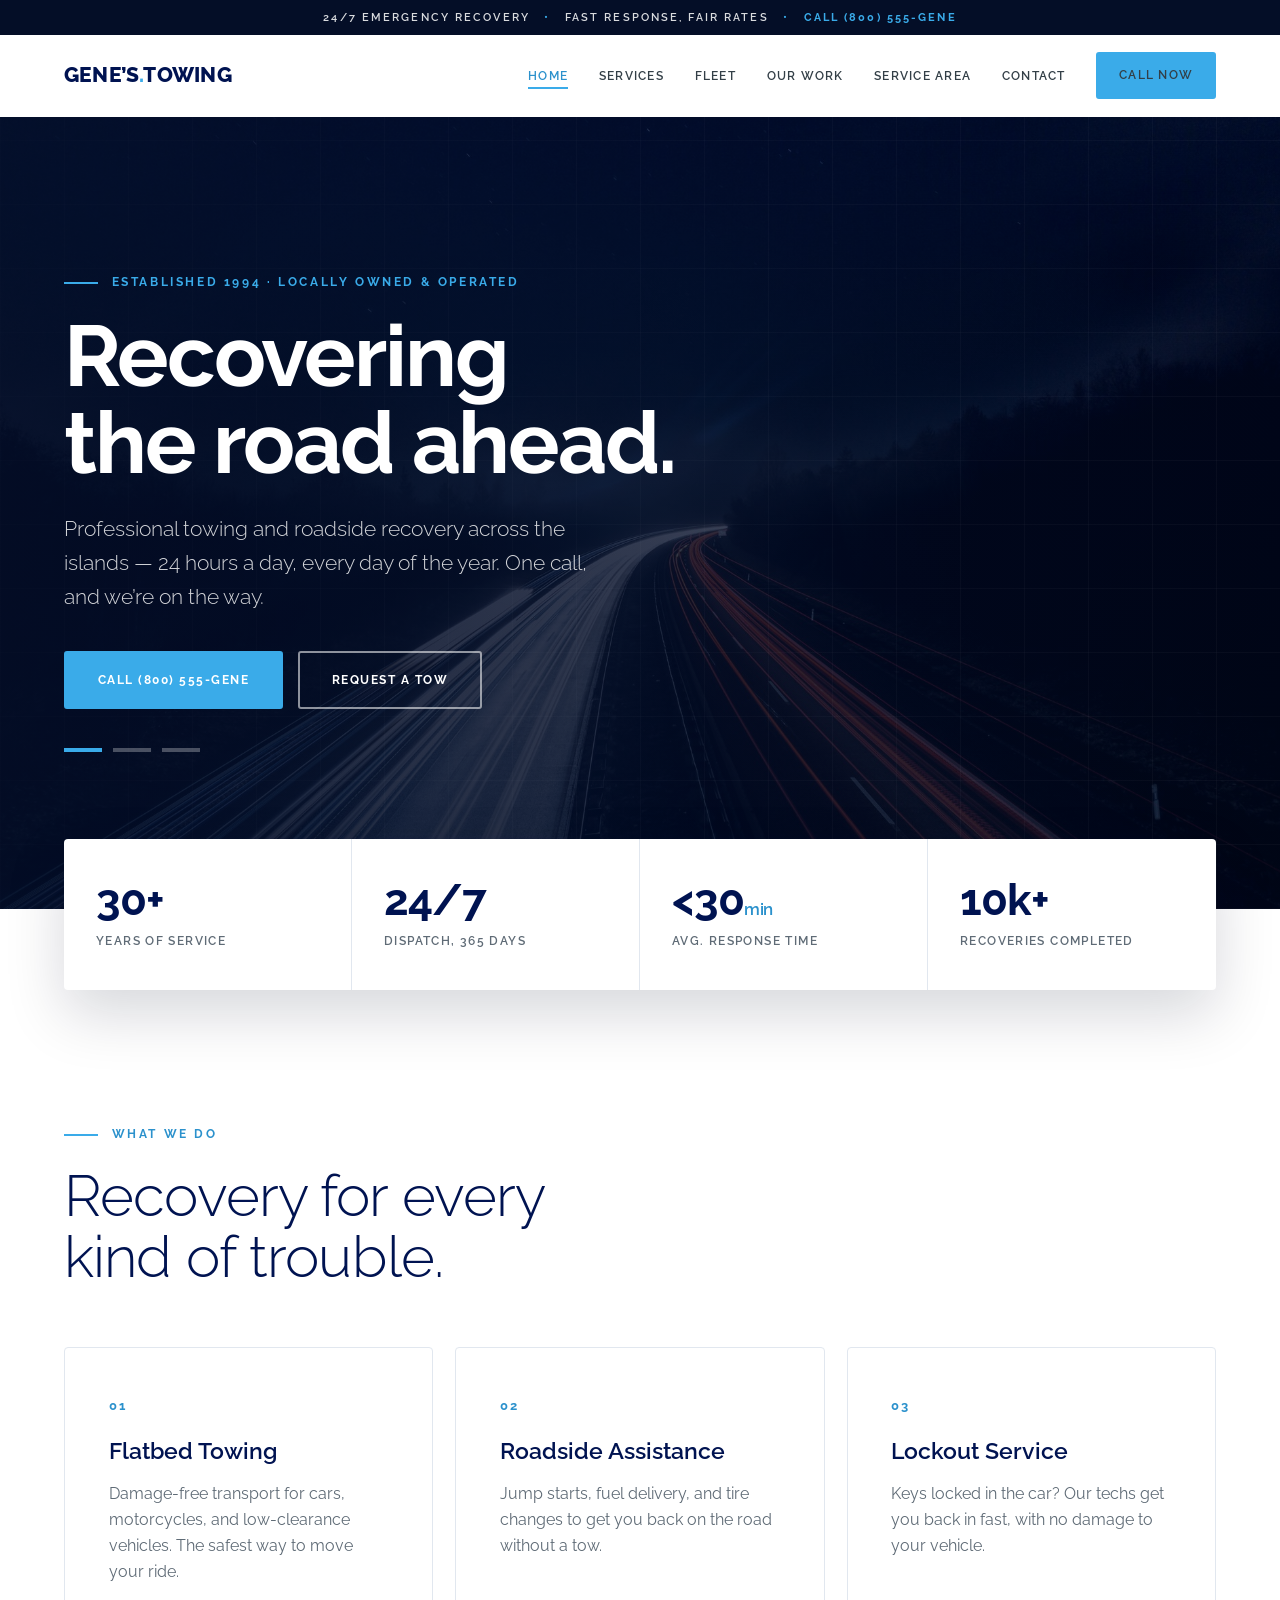
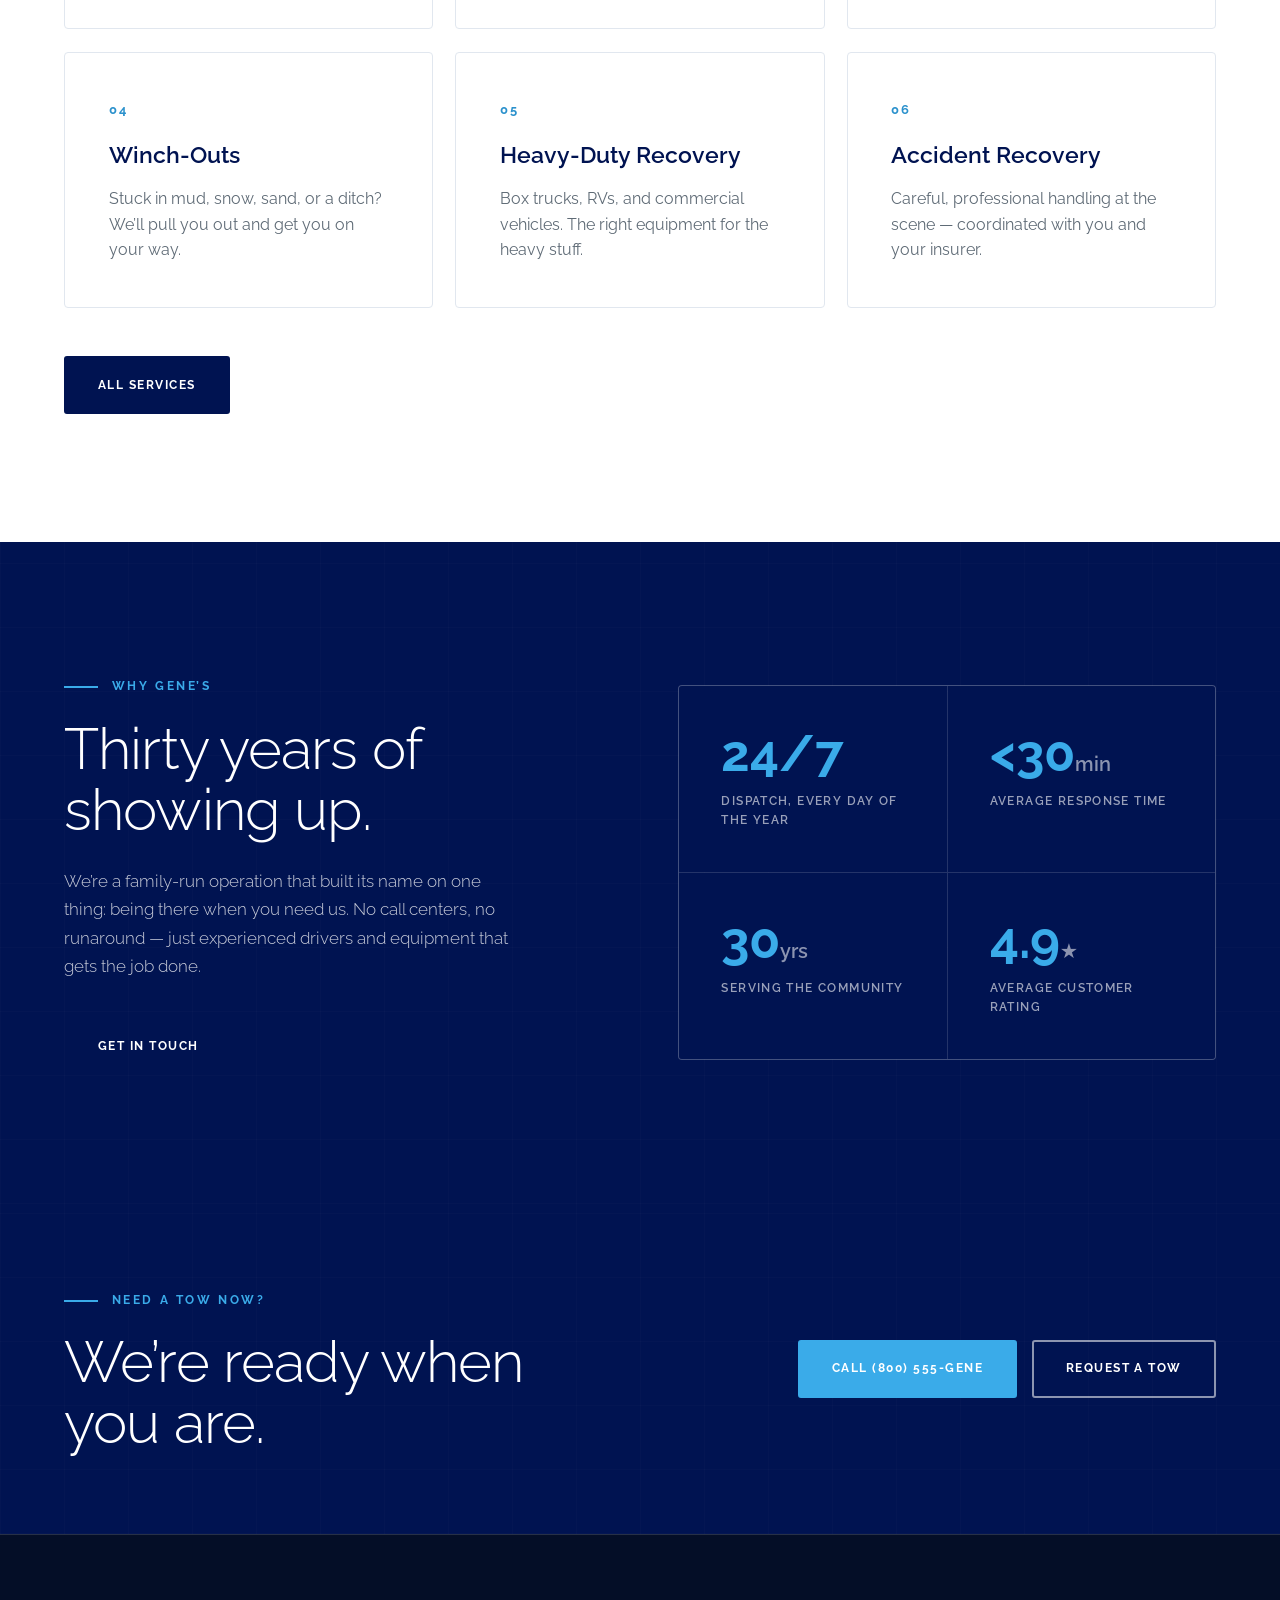
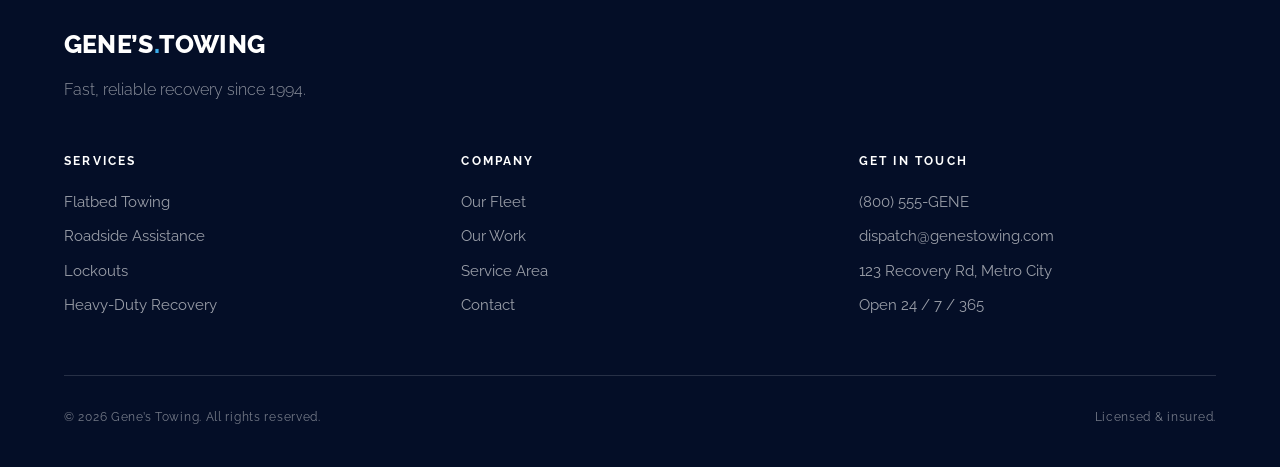
<file: index.html>
<!DOCTYPE html>
<html lang="en">
<head>
  <meta charset="UTF-8" />
  <meta name="viewport" content="width=device-width, initial-scale=1.0" />
  <title>Gene's Towing — 24/7 Roadside Recovery</title>
  <meta name="description" content="Gene's Towing — fast, reliable 24/7 towing and roadside assistance. Light, medium, and heavy-duty recovery done right." />
  <link rel="preconnect" href="https://fonts.googleapis.com" />
  <link rel="preconnect" href="https://fonts.gstatic.com" crossorigin />
  <link href="https://fonts.googleapis.com/css2?family=Raleway:wght@200;300;400;500;600;700;800&display=swap" rel="stylesheet" />
  <link rel="stylesheet" href="styles.css" />
</head>
<body>
  <!-- Top utility bar -->
  <div class="topbar">
    <span class="topbar__item">24/7 EMERGENCY RECOVERY</span>
    <span class="topbar__dot">•</span>
    <span class="topbar__item">FAST RESPONSE, FAIR RATES</span>
    <span class="topbar__dot">•</span>
    <a class="topbar__item topbar__link" href="tel:+18005554363">CALL (800) 555-GENE</a>
  </div>

  <!-- Header -->
  <header class="header" id="header">
    <nav class="nav">
      <a href="index.html" class="brand">GENE&rsquo;S<span class="brand__accent">.</span>TOWING</a>

      <button class="nav__toggle" id="navToggle" aria-label="Toggle menu" aria-expanded="false">
        <span></span><span></span><span></span>
      </button>

      <ul class="nav__links" id="navLinks">
        <li><a href="index.html" class="is-active" aria-current="page">Home</a></li>
        <li><a href="services.html">Services</a></li>
        <li><a href="fleet.html">Fleet</a></li>
        <li><a href="work.html">Our Work</a></li>
        <li><a href="area.html">Service Area</a></li>
        <li><a href="contact.html">Contact</a></li>
        <li class="nav__cta"><a href="tel:+18005554363" class="btn btn--primary btn--small">Call Now</a></li>
      </ul>
    </nav>
  </header>

  <!-- Hero -->
  <section class="hero" id="top">
    <div class="hero__bgs" aria-hidden="true">
      <div class="hero__bg hero__bg--1 is-active"></div>
      <div class="hero__bg hero__bg--2"></div>
      <div class="hero__bg hero__bg--3"></div>
    </div>
    <div class="hero__scrim" aria-hidden="true"></div>

    <div class="hero__inner">
      <p class="eyebrow eyebrow--light">Established 1994 &middot; Locally Owned &amp; Operated</p>

      <h1 class="hero__title">
        <span class="hero__line is-active">Recovering<br />the road ahead.</span>
        <span class="hero__line">Towing you<br />can trust.</span>
        <span class="hero__line">Built for the<br />heavy-duty.</span>
      </h1>

      <p class="hero__lede">Professional towing and roadside recovery across the islands &mdash; 24 hours a day, every day of the year. One call, and we&rsquo;re on the way.</p>

      <div class="hero__actions">
        <a href="tel:+18005554363" class="btn btn--primary">Call (800) 555-GENE</a>
        <a href="contact.html" class="btn btn--ghost">Request a Tow</a>
      </div>

      <div class="hero__dots" role="tablist" aria-label="Hero slides">
        <button class="hero__dot is-active" data-i="0" aria-label="Slide 1"></button>
        <button class="hero__dot" data-i="1" aria-label="Slide 2"></button>
        <button class="hero__dot" data-i="2" aria-label="Slide 3"></button>
      </div>
    </div>
  </section>

  <!-- Fact bar -->
  <div class="factbar">
    <div class="factbar__inner">
      <div class="fact"><span class="fact__num">30+</span><span class="fact__label">Years of service</span></div>
      <div class="fact"><span class="fact__num">24/7</span><span class="fact__label">Dispatch, 365 days</span></div>
      <div class="fact"><span class="fact__num">&lt;30<small>min</small></span><span class="fact__label">Avg. response time</span></div>
      <div class="fact"><span class="fact__num">10k+</span><span class="fact__label">Recoveries completed</span></div>
    </div>
  </div>

  <!-- Services -->
  <section class="services">
    <div class="section-head">
      <p class="eyebrow">What we do</p>
      <h2 class="section-title">Recovery for every<br />kind of trouble.</h2>
    </div>

    <div class="services__grid">
      <article class="service">
        <span class="service__num">01</span>
        <h3>Flatbed Towing</h3>
        <p>Damage-free transport for cars, motorcycles, and low-clearance vehicles. The safest way to move your ride.</p>
      </article>
      <article class="service">
        <span class="service__num">02</span>
        <h3>Roadside Assistance</h3>
        <p>Jump starts, fuel delivery, and tire changes to get you back on the road without a tow.</p>
      </article>
      <article class="service">
        <span class="service__num">03</span>
        <h3>Lockout Service</h3>
        <p>Keys locked in the car? Our techs get you back in fast, with no damage to your vehicle.</p>
      </article>
      <article class="service">
        <span class="service__num">04</span>
        <h3>Winch-Outs</h3>
        <p>Stuck in mud, snow, sand, or a ditch? We&rsquo;ll pull you out and get you on your way.</p>
      </article>
      <article class="service">
        <span class="service__num">05</span>
        <h3>Heavy-Duty Recovery</h3>
        <p>Box trucks, RVs, and commercial vehicles. The right equipment for the heavy stuff.</p>
      </article>
      <article class="service">
        <span class="service__num">06</span>
        <h3>Accident Recovery</h3>
        <p>Careful, professional handling at the scene — coordinated with you and your insurer.</p>
      </article>
    </div>
    <div class="section-foot">
      <a href="services.html" class="btn btn--navy">All services</a>
    </div>
  </section>

  <!-- Why -->
  <section class="why">
    <div class="why__inner">
      <div class="why__text">
        <p class="eyebrow eyebrow--light">Why Gene&rsquo;s</p>
        <h2 class="section-title section-title--light">Thirty years of<br />showing up.</h2>
        <p class="why__lede">We&rsquo;re a family-run operation that built its name on one thing: being there when you need us. No call centers, no runaround — just experienced drivers and equipment that gets the job done.</p>
        <a href="contact.html" class="btn btn--light">Get in touch</a>
      </div>
      <div class="why__stats">
        <div class="stat">
          <span class="stat__num">24/7</span>
          <span class="stat__label">Dispatch, every day of the year</span>
        </div>
        <div class="stat">
          <span class="stat__num">&lt;30<small>min</small></span>
          <span class="stat__label">Average response time</span>
        </div>
        <div class="stat">
          <span class="stat__num">30<small>yrs</small></span>
          <span class="stat__label">Serving the community</span>
        </div>
        <div class="stat">
          <span class="stat__num">4.9<small>★</small></span>
          <span class="stat__label">Average customer rating</span>
        </div>
      </div>
    </div>
  </section>

  <!-- CTA band -->
  <section class="ctaband">
    <div class="ctaband__inner">
      <div>
        <p class="eyebrow eyebrow--light">Need a tow now?</p>
        <h2 class="section-title section-title--light">We&rsquo;re ready when<br />you are.</h2>
      </div>
      <div class="ctaband__actions">
        <a href="tel:+18005554363" class="btn btn--primary">Call (800) 555-GENE</a>
        <a href="contact.html" class="btn btn--ghost">Request a Tow</a>
      </div>
    </div>
  </section>

  <!-- Footer -->
  <footer class="footer">
    <div class="footer__top">
      <a href="index.html" class="brand brand--footer">GENE&rsquo;S<span class="brand__accent">.</span>TOWING</a>
      <p class="footer__tag">Fast, reliable recovery since 1994.</p>
    </div>
    <div class="footer__cols">
      <div class="footer__col">
        <h4>Services</h4>
        <a href="services.html">Flatbed Towing</a>
        <a href="services.html">Roadside Assistance</a>
        <a href="services.html">Lockouts</a>
        <a href="services.html">Heavy-Duty Recovery</a>
      </div>
      <div class="footer__col">
        <h4>Company</h4>
        <a href="fleet.html">Our Fleet</a>
        <a href="work.html">Our Work</a>
        <a href="area.html">Service Area</a>
        <a href="contact.html">Contact</a>
      </div>
      <div class="footer__col">
        <h4>Get in touch</h4>
        <a href="tel:+18005554363">(800) 555-GENE</a>
        <a href="mailto:dispatch@genestowing.com">dispatch@genestowing.com</a>
        <span class="footer__plain">123 Recovery Rd, Metro City</span>
        <span class="footer__plain">Open 24 / 7 / 365</span>
      </div>
    </div>
    <div class="footer__bottom">
      <span>&copy; <span id="year"></span> Gene&rsquo;s Towing. All rights reserved.</span>
      <span>Licensed &amp; insured.</span>
    </div>
  </footer>

  <!-- Sticky mobile call button -->
  <a href="tel:+18005554363" class="callfab" aria-label="Call Gene's Towing">
    <svg viewBox="0 0 24 24" width="22" height="22" fill="currentColor"><path d="M6.62 10.79a15.05 15.05 0 006.59 6.59l2.2-2.2a1 1 0 011.01-.24 11.36 11.36 0 003.56.57 1 1 0 011 1V20a1 1 0 01-1 1A17 17 0 013 4a1 1 0 011-1h3.5a1 1 0 011 1 11.36 11.36 0 00.57 3.56 1 1 0 01-.24 1.01l-2.21 2.22z"/></svg>
    <span>Call</span>
  </a>

  <script src="script.js"></script>
</body>
</html>
</file>
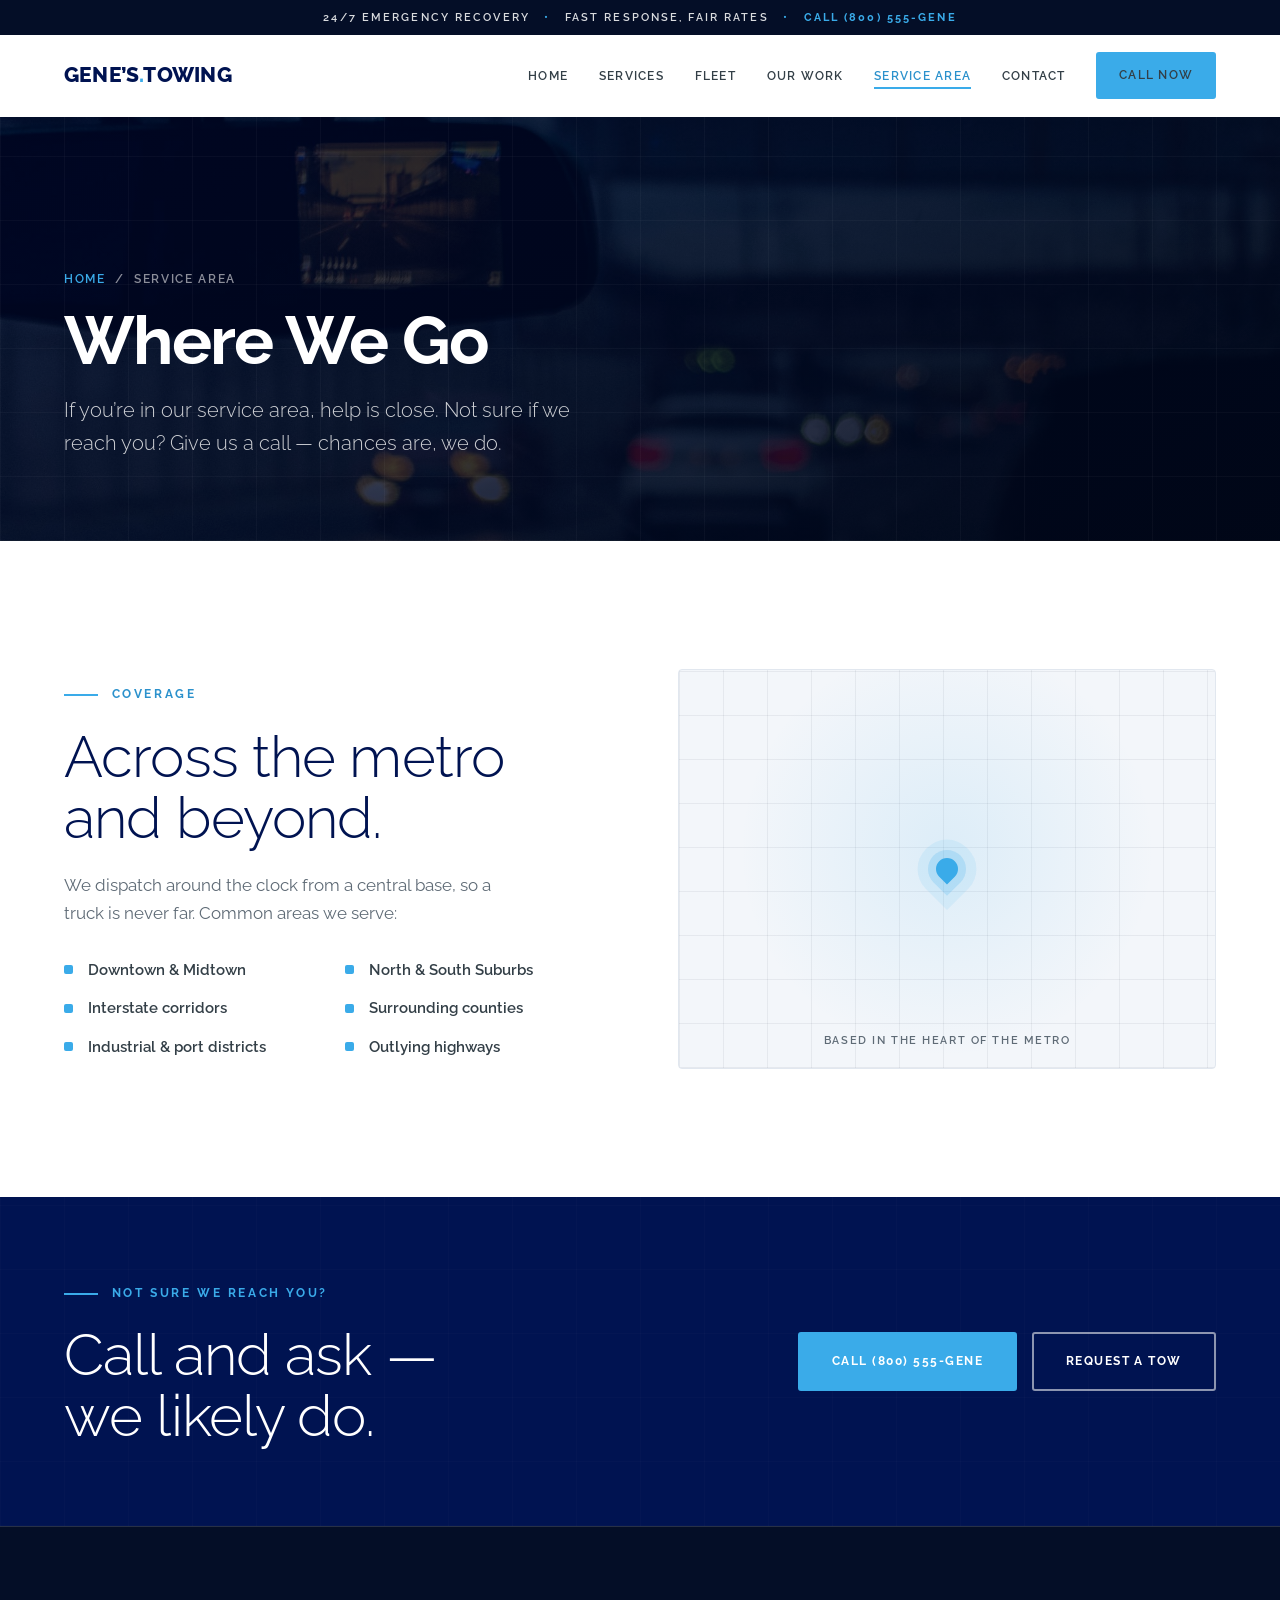
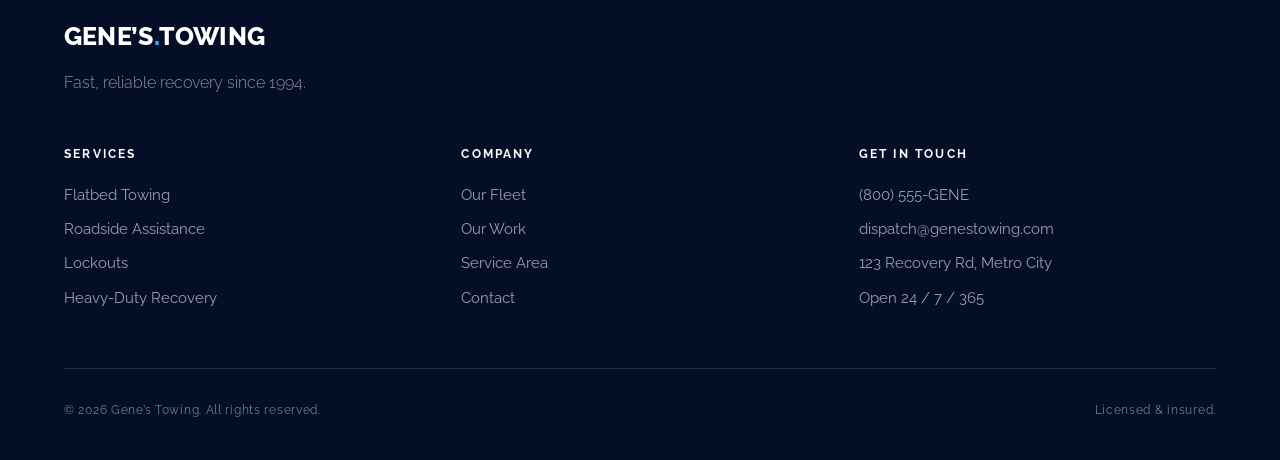
<file: area.html>
<!DOCTYPE html>
<html lang="en">
<head>
  <meta charset="UTF-8" />
  <meta name="viewport" content="width=device-width, initial-scale=1.0" />
  <title>Service Area — Gene's Towing</title>
  <meta name="description" content="Where Gene's Towing operates — across the metro, suburbs, interstate corridors, and surrounding counties." />
  <link rel="preconnect" href="https://fonts.googleapis.com" />
  <link rel="preconnect" href="https://fonts.gstatic.com" crossorigin />
  <link href="https://fonts.googleapis.com/css2?family=Raleway:wght@200;300;400;500;600;700;800&display=swap" rel="stylesheet" />
  <link rel="stylesheet" href="styles.css" />
</head>
<body>
  <div class="topbar">
    <span class="topbar__item">24/7 EMERGENCY RECOVERY</span>
    <span class="topbar__dot">•</span>
    <span class="topbar__item">FAST RESPONSE, FAIR RATES</span>
    <span class="topbar__dot">•</span>
    <a class="topbar__item topbar__link" href="tel:+18005554363">CALL (800) 555-GENE</a>
  </div>

  <header class="header" id="header">
    <nav class="nav">
      <a href="index.html" class="brand">GENE&rsquo;S<span class="brand__accent">.</span>TOWING</a>
      <button class="nav__toggle" id="navToggle" aria-label="Toggle menu" aria-expanded="false">
        <span></span><span></span><span></span>
      </button>
      <ul class="nav__links" id="navLinks">
        <li><a href="index.html">Home</a></li>
        <li><a href="services.html">Services</a></li>
        <li><a href="fleet.html">Fleet</a></li>
        <li><a href="work.html">Our Work</a></li>
        <li><a href="area.html" class="is-active" aria-current="page">Service Area</a></li>
        <li><a href="contact.html">Contact</a></li>
        <li class="nav__cta"><a href="tel:+18005554363" class="btn btn--primary btn--small">Call Now</a></li>
      </ul>
    </nav>
  </header>

  <section class="pagehero">
    <div class="pagehero__bg" style="background-image:linear-gradient(150deg, rgba(0,19,81,0.6) 0%, rgba(4,14,39,0.9) 100%), url('assets/img/night-highway-cars.jpg')"></div>
    <div class="pagehero__inner">
      <p class="crumbs"><a href="index.html">Home</a> &nbsp;/&nbsp; Service Area</p>
      <h1 class="pagehero__title">Where We Go</h1>
      <p class="pagehero__lede">If you&rsquo;re in our service area, help is close. Not sure if we reach you? Give us a call &mdash; chances are, we do.</p>
    </div>
  </section>

  <section class="area">
    <div class="area__inner">
      <div class="area__text">
        <p class="eyebrow">Coverage</p>
        <h2 class="section-title">Across the metro<br />and beyond.</h2>
        <p class="area__lede">We dispatch around the clock from a central base, so a truck is never far. Common areas we serve:</p>
        <ul class="area__list">
          <li>Downtown &amp; Midtown</li>
          <li>North &amp; South Suburbs</li>
          <li>Interstate corridors</li>
          <li>Surrounding counties</li>
          <li>Industrial &amp; port districts</li>
          <li>Outlying highways</li>
        </ul>
      </div>
      <div class="area__map" aria-hidden="true">
        <div class="area__pin"></div>
        <span class="area__maplabel">Based in the heart of the metro</span>
      </div>
    </div>
  </section>

  <section class="ctaband">
    <div class="ctaband__inner">
      <div>
        <p class="eyebrow eyebrow--light">Not sure we reach you?</p>
        <h2 class="section-title section-title--light">Call and ask &mdash;<br />we likely do.</h2>
      </div>
      <div class="ctaband__actions">
        <a href="tel:+18005554363" class="btn btn--primary">Call (800) 555-GENE</a>
        <a href="contact.html" class="btn btn--ghost">Request a Tow</a>
      </div>
    </div>
  </section>

  <footer class="footer">
    <div class="footer__top">
      <a href="index.html" class="brand brand--footer">GENE&rsquo;S<span class="brand__accent">.</span>TOWING</a>
      <p class="footer__tag">Fast, reliable recovery since 1994.</p>
    </div>
    <div class="footer__cols">
      <div class="footer__col">
        <h4>Services</h4>
        <a href="services.html">Flatbed Towing</a>
        <a href="services.html">Roadside Assistance</a>
        <a href="services.html">Lockouts</a>
        <a href="services.html">Heavy-Duty Recovery</a>
      </div>
      <div class="footer__col">
        <h4>Company</h4>
        <a href="fleet.html">Our Fleet</a>
        <a href="work.html">Our Work</a>
        <a href="area.html">Service Area</a>
        <a href="contact.html">Contact</a>
      </div>
      <div class="footer__col">
        <h4>Get in touch</h4>
        <a href="tel:+18005554363">(800) 555-GENE</a>
        <a href="mailto:dispatch@genestowing.com">dispatch@genestowing.com</a>
        <span class="footer__plain">123 Recovery Rd, Metro City</span>
        <span class="footer__plain">Open 24 / 7 / 365</span>
      </div>
    </div>
    <div class="footer__bottom">
      <span>&copy; <span id="year"></span> Gene&rsquo;s Towing. All rights reserved.</span>
      <span>Licensed &amp; insured.</span>
    </div>
  </footer>

  <a href="tel:+18005554363" class="callfab" aria-label="Call Gene's Towing">
    <svg viewBox="0 0 24 24" width="22" height="22" fill="currentColor"><path d="M6.62 10.79a15.05 15.05 0 006.59 6.59l2.2-2.2a1 1 0 011.01-.24 11.36 11.36 0 003.56.57 1 1 0 011 1V20a1 1 0 01-1 1A17 17 0 013 4a1 1 0 011-1h3.5a1 1 0 011 1 11.36 11.36 0 00.57 3.56 1 1 0 01-.24 1.01l-2.21 2.22z"/></svg>
    <span>Call</span>
  </a>

  <script src="script.js"></script>
</body>
</html>
</file>
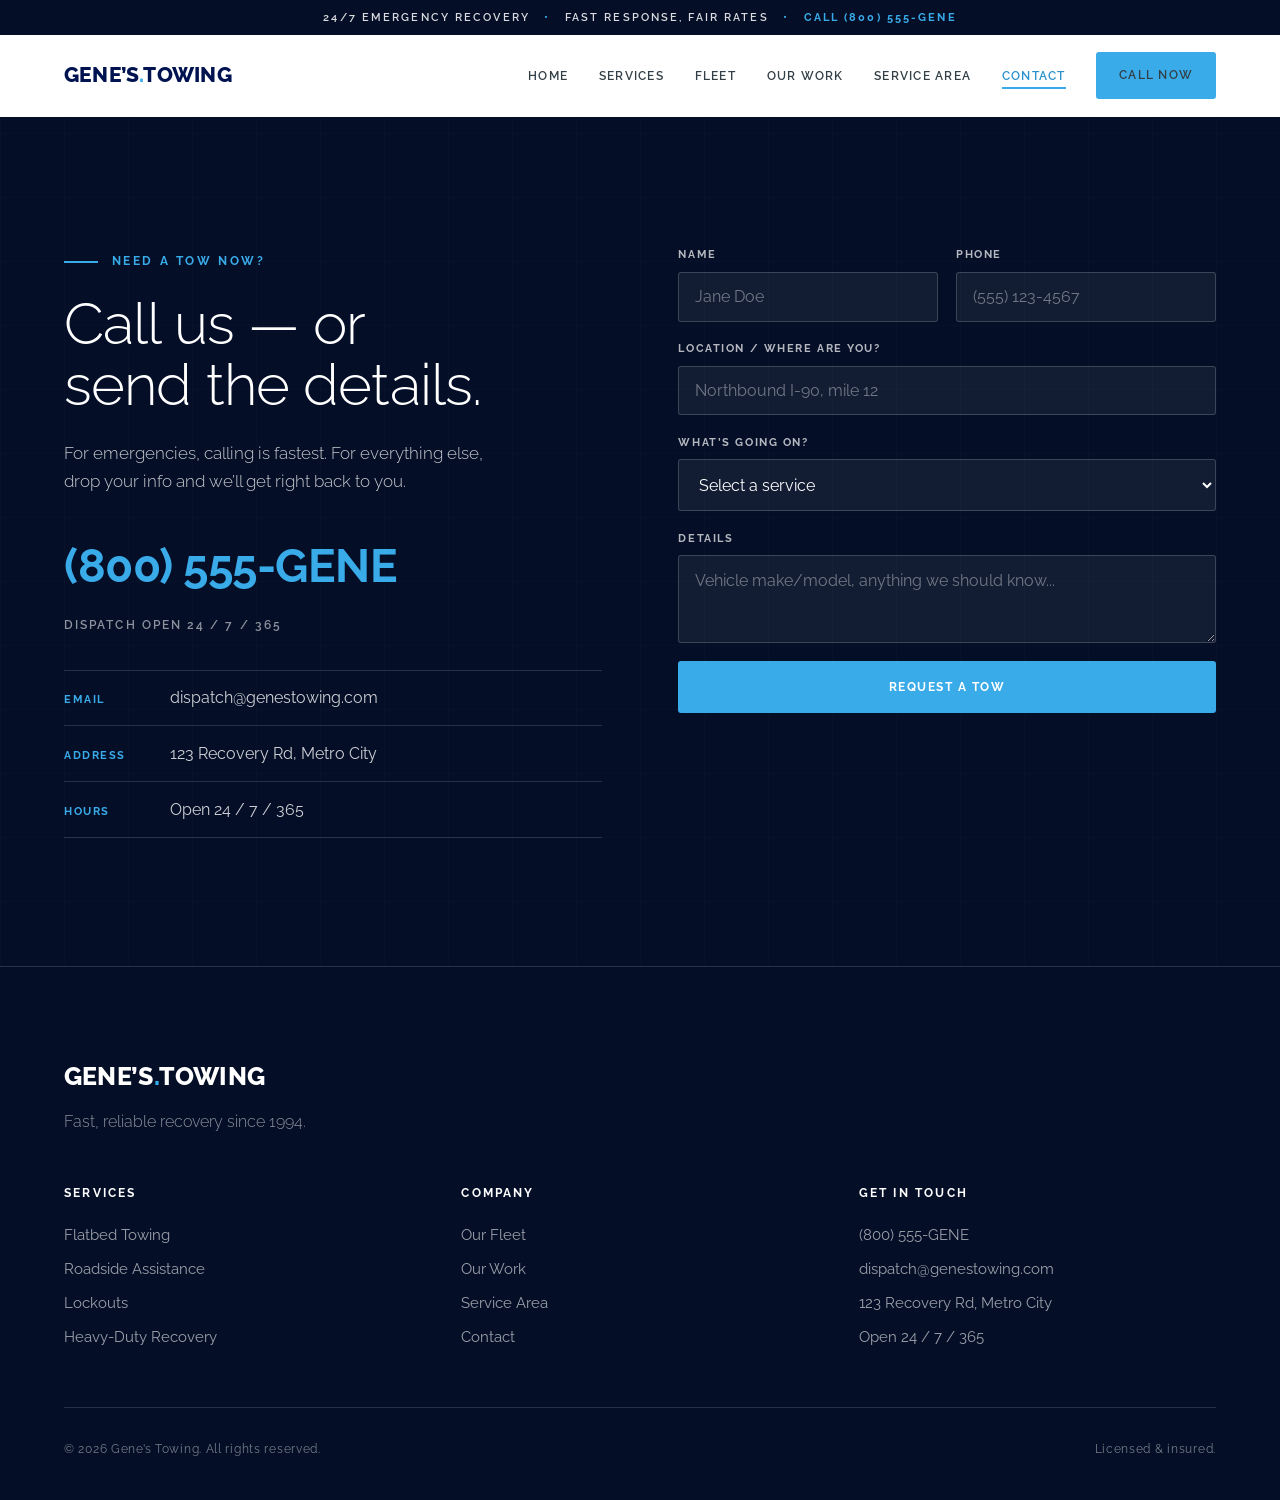
<file: contact.html>
<!DOCTYPE html>
<html lang="en">
<head>
  <meta charset="UTF-8" />
  <meta name="viewport" content="width=device-width, initial-scale=1.0" />
  <title>Contact — Gene's Towing</title>
  <meta name="description" content="Need a tow now? Call Gene's Towing 24/7 at (800) 555-GENE, or send us the details and we'll get right back to you." />
  <link rel="preconnect" href="https://fonts.googleapis.com" />
  <link rel="preconnect" href="https://fonts.gstatic.com" crossorigin />
  <link href="https://fonts.googleapis.com/css2?family=Raleway:wght@200;300;400;500;600;700;800&display=swap" rel="stylesheet" />
  <link rel="stylesheet" href="styles.css" />
</head>
<body>
  <div class="topbar">
    <span class="topbar__item">24/7 EMERGENCY RECOVERY</span>
    <span class="topbar__dot">•</span>
    <span class="topbar__item">FAST RESPONSE, FAIR RATES</span>
    <span class="topbar__dot">•</span>
    <a class="topbar__item topbar__link" href="tel:+18005554363">CALL (800) 555-GENE</a>
  </div>

  <header class="header" id="header">
    <nav class="nav">
      <a href="index.html" class="brand">GENE&rsquo;S<span class="brand__accent">.</span>TOWING</a>
      <button class="nav__toggle" id="navToggle" aria-label="Toggle menu" aria-expanded="false">
        <span></span><span></span><span></span>
      </button>
      <ul class="nav__links" id="navLinks">
        <li><a href="index.html">Home</a></li>
        <li><a href="services.html">Services</a></li>
        <li><a href="fleet.html">Fleet</a></li>
        <li><a href="work.html">Our Work</a></li>
        <li><a href="area.html">Service Area</a></li>
        <li><a href="contact.html" class="is-active" aria-current="page">Contact</a></li>
        <li class="nav__cta"><a href="tel:+18005554363" class="btn btn--primary btn--small">Call Now</a></li>
      </ul>
    </nav>
  </header>

  <!-- Quote / Contact -->
  <section class="contact">
    <div class="contact__inner">
      <div class="contact__lead">
        <p class="eyebrow eyebrow--light">Need a tow now?</p>
        <h1 class="section-title section-title--light">Call us &mdash; or<br />send the details.</h1>
        <p class="contact__lede">For emergencies, calling is fastest. For everything else, drop your info and we&rsquo;ll get right back to you.</p>
        <a href="tel:+18005554363" class="contact__phone">(800) 555-GENE</a>
        <p class="contact__hours">Dispatch open 24 / 7 / 365</p>

        <ul class="contact__list">
          <li><span>Email</span><a href="mailto:dispatch@genestowing.com">dispatch@genestowing.com</a></li>
          <li><span>Address</span>123 Recovery Rd, Metro City</li>
          <li><span>Hours</span>Open 24 / 7 / 365</li>
        </ul>
      </div>

      <form class="form" id="quoteForm" novalidate>
        <div class="form__row">
          <label>Name
            <input type="text" name="name" required placeholder="Jane Doe" />
          </label>
          <label>Phone
            <input type="tel" name="phone" required placeholder="(555) 123-4567" />
          </label>
        </div>
        <label>Location / Where are you?
          <input type="text" name="location" required placeholder="Northbound I-90, mile 12" />
        </label>
        <label>What&rsquo;s going on?
          <select name="service">
            <option value="">Select a service</option>
            <option>Flatbed tow</option>
            <option>Roadside assistance</option>
            <option>Lockout</option>
            <option>Winch-out</option>
            <option>Heavy-duty recovery</option>
            <option>Other</option>
          </select>
        </label>
        <label>Details
          <textarea name="details" rows="3" placeholder="Vehicle make/model, anything we should know..."></textarea>
        </label>
        <button type="submit" class="btn btn--primary btn--block">Request a Tow</button>
        <p class="form__note" id="formNote" hidden>Thanks — we&rsquo;ve got your request. For emergencies, please call (800) 555-GENE.</p>
      </form>
    </div>
  </section>

  <footer class="footer">
    <div class="footer__top">
      <a href="index.html" class="brand brand--footer">GENE&rsquo;S<span class="brand__accent">.</span>TOWING</a>
      <p class="footer__tag">Fast, reliable recovery since 1994.</p>
    </div>
    <div class="footer__cols">
      <div class="footer__col">
        <h4>Services</h4>
        <a href="services.html">Flatbed Towing</a>
        <a href="services.html">Roadside Assistance</a>
        <a href="services.html">Lockouts</a>
        <a href="services.html">Heavy-Duty Recovery</a>
      </div>
      <div class="footer__col">
        <h4>Company</h4>
        <a href="fleet.html">Our Fleet</a>
        <a href="work.html">Our Work</a>
        <a href="area.html">Service Area</a>
        <a href="contact.html">Contact</a>
      </div>
      <div class="footer__col">
        <h4>Get in touch</h4>
        <a href="tel:+18005554363">(800) 555-GENE</a>
        <a href="mailto:dispatch@genestowing.com">dispatch@genestowing.com</a>
        <span class="footer__plain">123 Recovery Rd, Metro City</span>
        <span class="footer__plain">Open 24 / 7 / 365</span>
      </div>
    </div>
    <div class="footer__bottom">
      <span>&copy; <span id="year"></span> Gene&rsquo;s Towing. All rights reserved.</span>
      <span>Licensed &amp; insured.</span>
    </div>
  </footer>

  <a href="tel:+18005554363" class="callfab" aria-label="Call Gene's Towing">
    <svg viewBox="0 0 24 24" width="22" height="22" fill="currentColor"><path d="M6.62 10.79a15.05 15.05 0 006.59 6.59l2.2-2.2a1 1 0 011.01-.24 11.36 11.36 0 003.56.57 1 1 0 011 1V20a1 1 0 01-1 1A17 17 0 013 4a1 1 0 011-1h3.5a1 1 0 011 1 11.36 11.36 0 00.57 3.56 1 1 0 01-.24 1.01l-2.21 2.22z"/></svg>
    <span>Call</span>
  </a>

  <script src="script.js"></script>
</body>
</html>
</file>
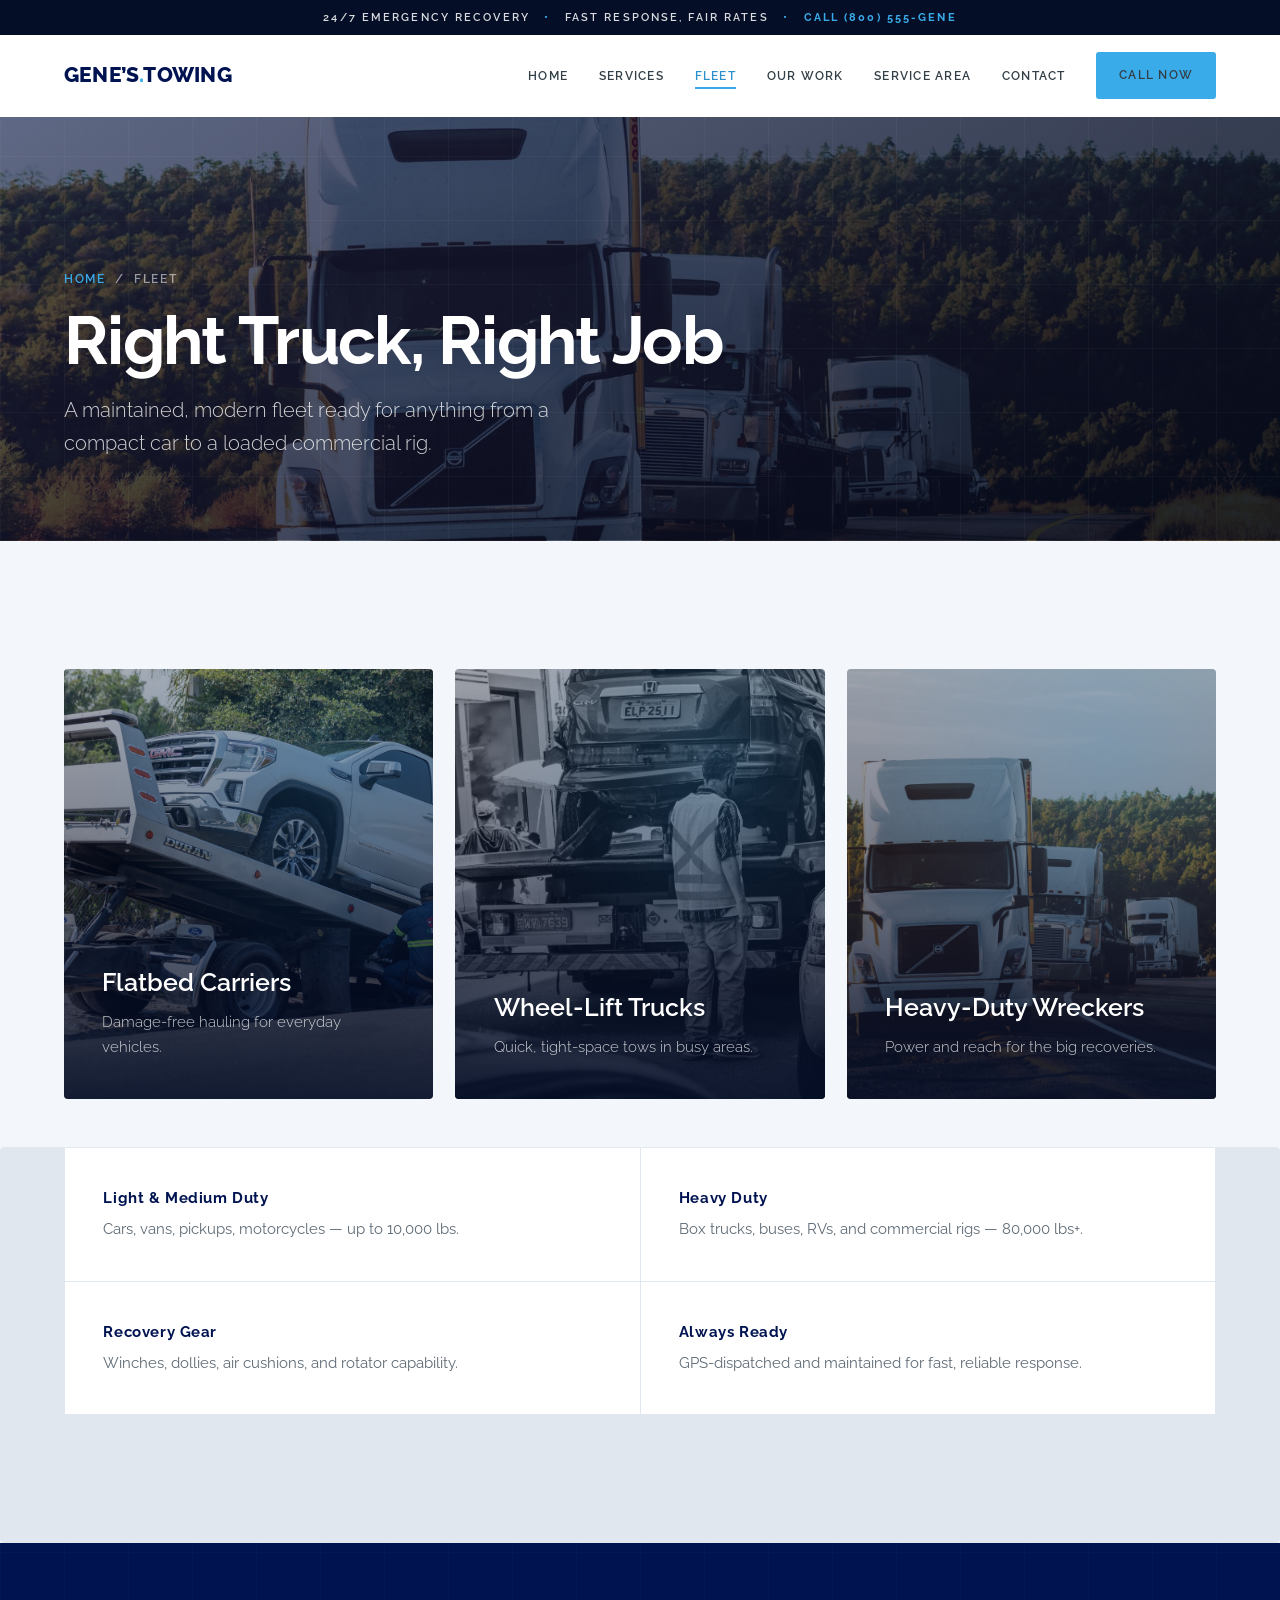
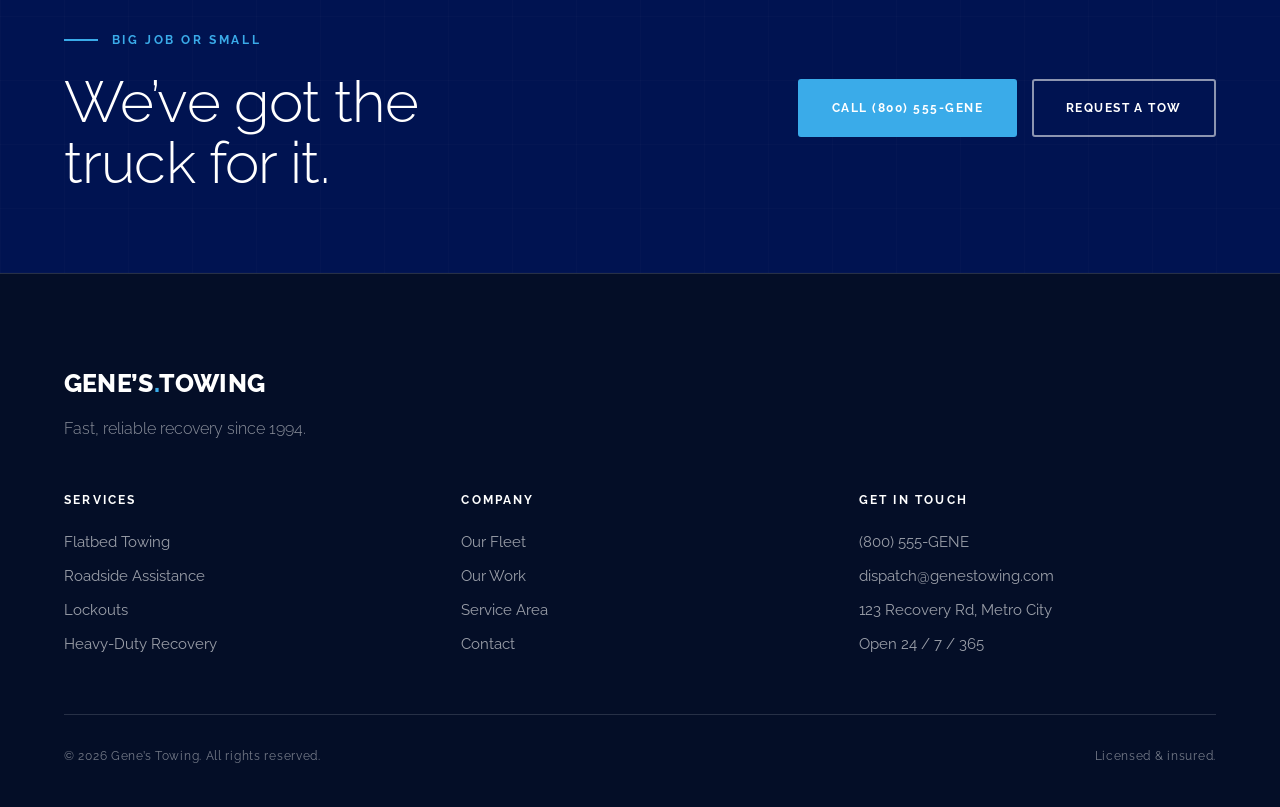
<file: fleet.html>
<!DOCTYPE html>
<html lang="en">
<head>
  <meta charset="UTF-8" />
  <meta name="viewport" content="width=device-width, initial-scale=1.0" />
  <title>Fleet — Gene's Towing</title>
  <meta name="description" content="From flatbed carriers to heavy-duty wreckers — the right truck for every recovery. Meet Gene's Towing's fleet." />
  <link rel="preconnect" href="https://fonts.googleapis.com" />
  <link rel="preconnect" href="https://fonts.gstatic.com" crossorigin />
  <link href="https://fonts.googleapis.com/css2?family=Raleway:wght@200;300;400;500;600;700;800&display=swap" rel="stylesheet" />
  <link rel="stylesheet" href="styles.css" />
</head>
<body>
  <div class="topbar">
    <span class="topbar__item">24/7 EMERGENCY RECOVERY</span>
    <span class="topbar__dot">•</span>
    <span class="topbar__item">FAST RESPONSE, FAIR RATES</span>
    <span class="topbar__dot">•</span>
    <a class="topbar__item topbar__link" href="tel:+18005554363">CALL (800) 555-GENE</a>
  </div>

  <header class="header" id="header">
    <nav class="nav">
      <a href="index.html" class="brand">GENE&rsquo;S<span class="brand__accent">.</span>TOWING</a>
      <button class="nav__toggle" id="navToggle" aria-label="Toggle menu" aria-expanded="false">
        <span></span><span></span><span></span>
      </button>
      <ul class="nav__links" id="navLinks">
        <li><a href="index.html">Home</a></li>
        <li><a href="services.html">Services</a></li>
        <li><a href="fleet.html" class="is-active" aria-current="page">Fleet</a></li>
        <li><a href="work.html">Our Work</a></li>
        <li><a href="area.html">Service Area</a></li>
        <li><a href="contact.html">Contact</a></li>
        <li class="nav__cta"><a href="tel:+18005554363" class="btn btn--primary btn--small">Call Now</a></li>
      </ul>
    </nav>
  </header>

  <section class="pagehero">
    <div class="pagehero__bg" style="background-image:linear-gradient(150deg, rgba(0,19,81,0.62) 0%, rgba(4,14,39,0.88) 100%), url('assets/img/semi-volvo.jpg')"></div>
    <div class="pagehero__inner">
      <p class="crumbs"><a href="index.html">Home</a> &nbsp;/&nbsp; Fleet</p>
      <h1 class="pagehero__title">Right Truck, Right Job</h1>
      <p class="pagehero__lede">A maintained, modern fleet ready for anything from a compact car to a loaded commercial rig.</p>
    </div>
  </section>

  <section class="fleet">
    <div class="fleet__grid" style="padding-top:clamp(70px,10vw,130px)">
      <article class="fleet__card fleet__card--a">
        <div class="fleet__overlay">
          <h3>Flatbed Carriers</h3>
          <p>Damage-free hauling for everyday vehicles.</p>
        </div>
      </article>
      <article class="fleet__card fleet__card--b">
        <div class="fleet__overlay">
          <h3>Wheel-Lift Trucks</h3>
          <p>Quick, tight-space tows in busy areas.</p>
        </div>
      </article>
      <article class="fleet__card fleet__card--c">
        <div class="fleet__overlay">
          <h3>Heavy-Duty Wreckers</h3>
          <p>Power and reach for the big recoveries.</p>
        </div>
      </article>
    </div>

    <div class="fleet__specs">
      <div class="spec">
        <span class="spec__k">Light &amp; Medium Duty</span>
        <span class="spec__v">Cars, vans, pickups, motorcycles &mdash; up to 10,000 lbs.</span>
      </div>
      <div class="spec">
        <span class="spec__k">Heavy Duty</span>
        <span class="spec__v">Box trucks, buses, RVs, and commercial rigs &mdash; 80,000 lbs+.</span>
      </div>
      <div class="spec">
        <span class="spec__k">Recovery Gear</span>
        <span class="spec__v">Winches, dollies, air cushions, and rotator capability.</span>
      </div>
      <div class="spec">
        <span class="spec__k">Always Ready</span>
        <span class="spec__v">GPS-dispatched and maintained for fast, reliable response.</span>
      </div>
    </div>
  </section>

  <section class="ctaband">
    <div class="ctaband__inner">
      <div>
        <p class="eyebrow eyebrow--light">Big job or small</p>
        <h2 class="section-title section-title--light">We&rsquo;ve got the<br />truck for it.</h2>
      </div>
      <div class="ctaband__actions">
        <a href="tel:+18005554363" class="btn btn--primary">Call (800) 555-GENE</a>
        <a href="contact.html" class="btn btn--ghost">Request a Tow</a>
      </div>
    </div>
  </section>

  <footer class="footer">
    <div class="footer__top">
      <a href="index.html" class="brand brand--footer">GENE&rsquo;S<span class="brand__accent">.</span>TOWING</a>
      <p class="footer__tag">Fast, reliable recovery since 1994.</p>
    </div>
    <div class="footer__cols">
      <div class="footer__col">
        <h4>Services</h4>
        <a href="services.html">Flatbed Towing</a>
        <a href="services.html">Roadside Assistance</a>
        <a href="services.html">Lockouts</a>
        <a href="services.html">Heavy-Duty Recovery</a>
      </div>
      <div class="footer__col">
        <h4>Company</h4>
        <a href="fleet.html">Our Fleet</a>
        <a href="work.html">Our Work</a>
        <a href="area.html">Service Area</a>
        <a href="contact.html">Contact</a>
      </div>
      <div class="footer__col">
        <h4>Get in touch</h4>
        <a href="tel:+18005554363">(800) 555-GENE</a>
        <a href="mailto:dispatch@genestowing.com">dispatch@genestowing.com</a>
        <span class="footer__plain">123 Recovery Rd, Metro City</span>
        <span class="footer__plain">Open 24 / 7 / 365</span>
      </div>
    </div>
    <div class="footer__bottom">
      <span>&copy; <span id="year"></span> Gene&rsquo;s Towing. All rights reserved.</span>
      <span>Licensed &amp; insured.</span>
    </div>
  </footer>

  <a href="tel:+18005554363" class="callfab" aria-label="Call Gene's Towing">
    <svg viewBox="0 0 24 24" width="22" height="22" fill="currentColor"><path d="M6.62 10.79a15.05 15.05 0 006.59 6.59l2.2-2.2a1 1 0 011.01-.24 11.36 11.36 0 003.56.57 1 1 0 011 1V20a1 1 0 01-1 1A17 17 0 013 4a1 1 0 011-1h3.5a1 1 0 011 1 11.36 11.36 0 00.57 3.56 1 1 0 01-.24 1.01l-2.21 2.22z"/></svg>
    <span>Call</span>
  </a>

  <script src="script.js"></script>
</body>
</html>
</file>
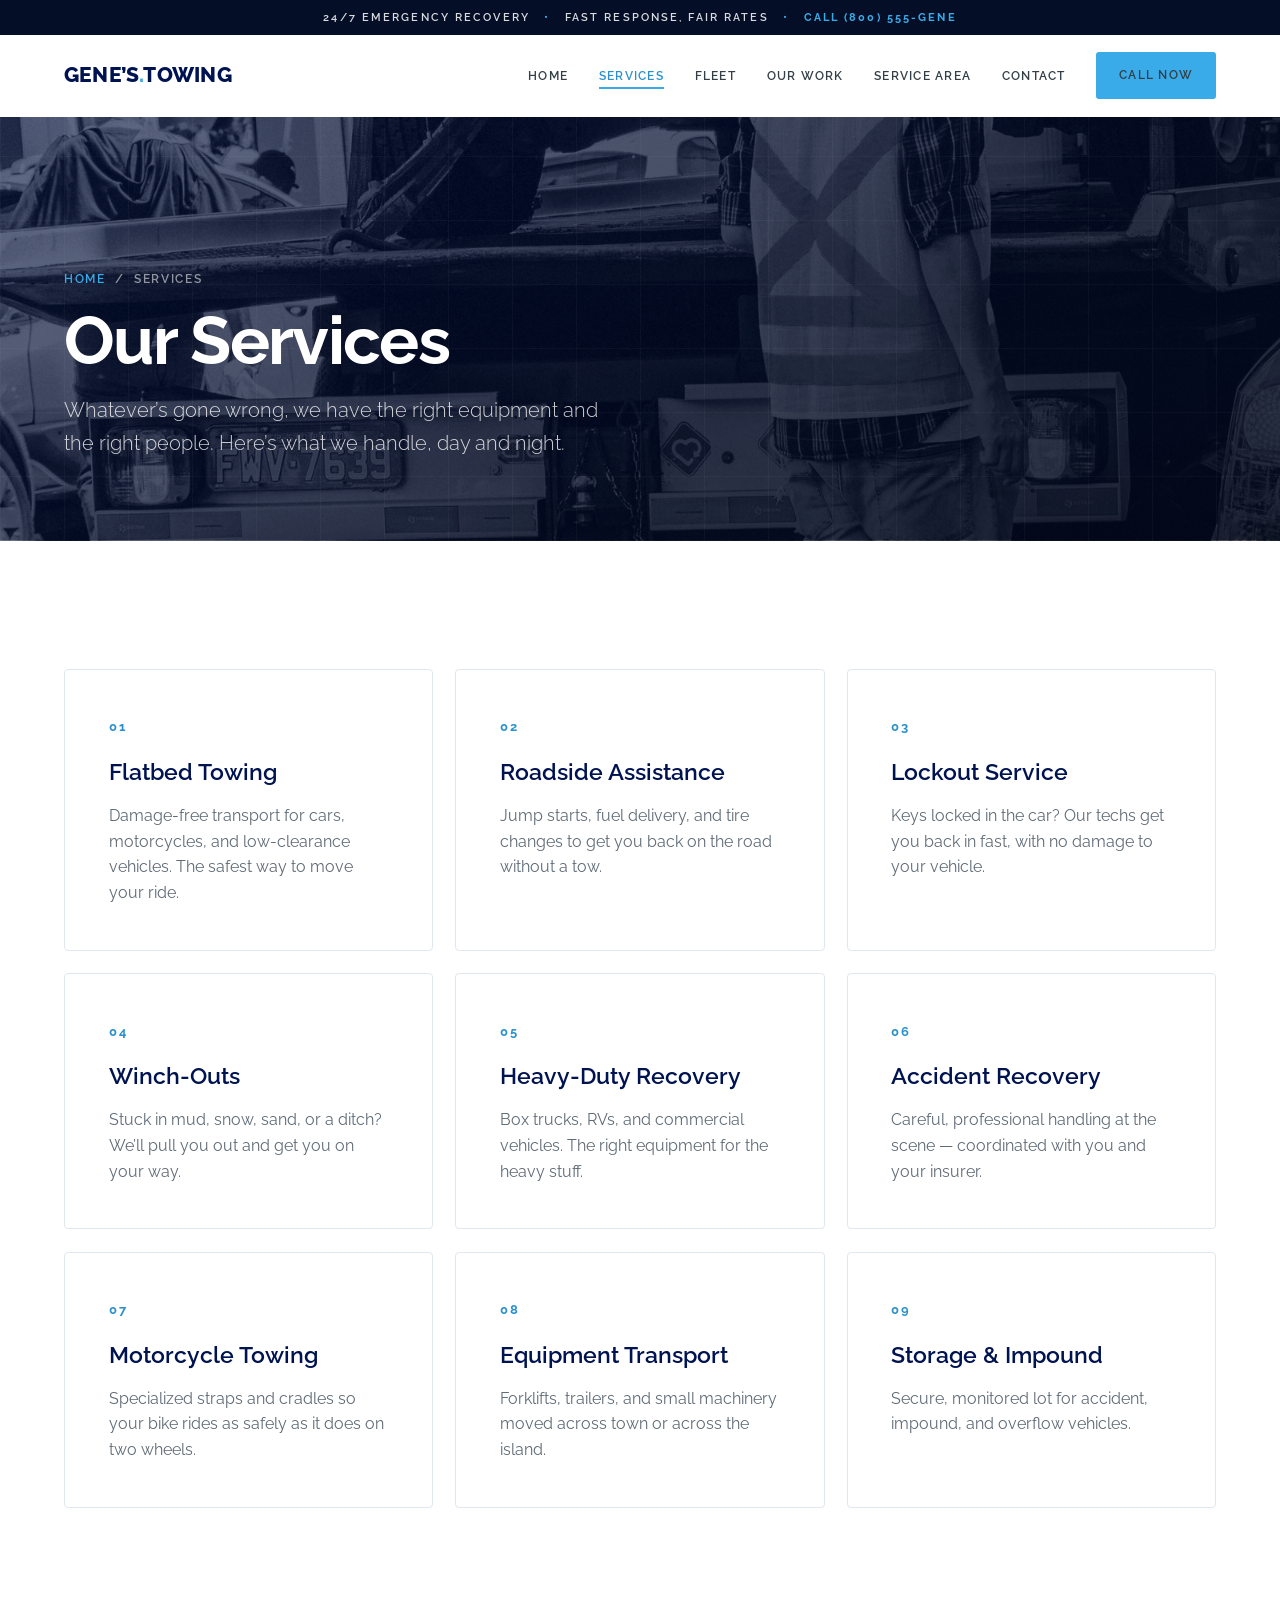
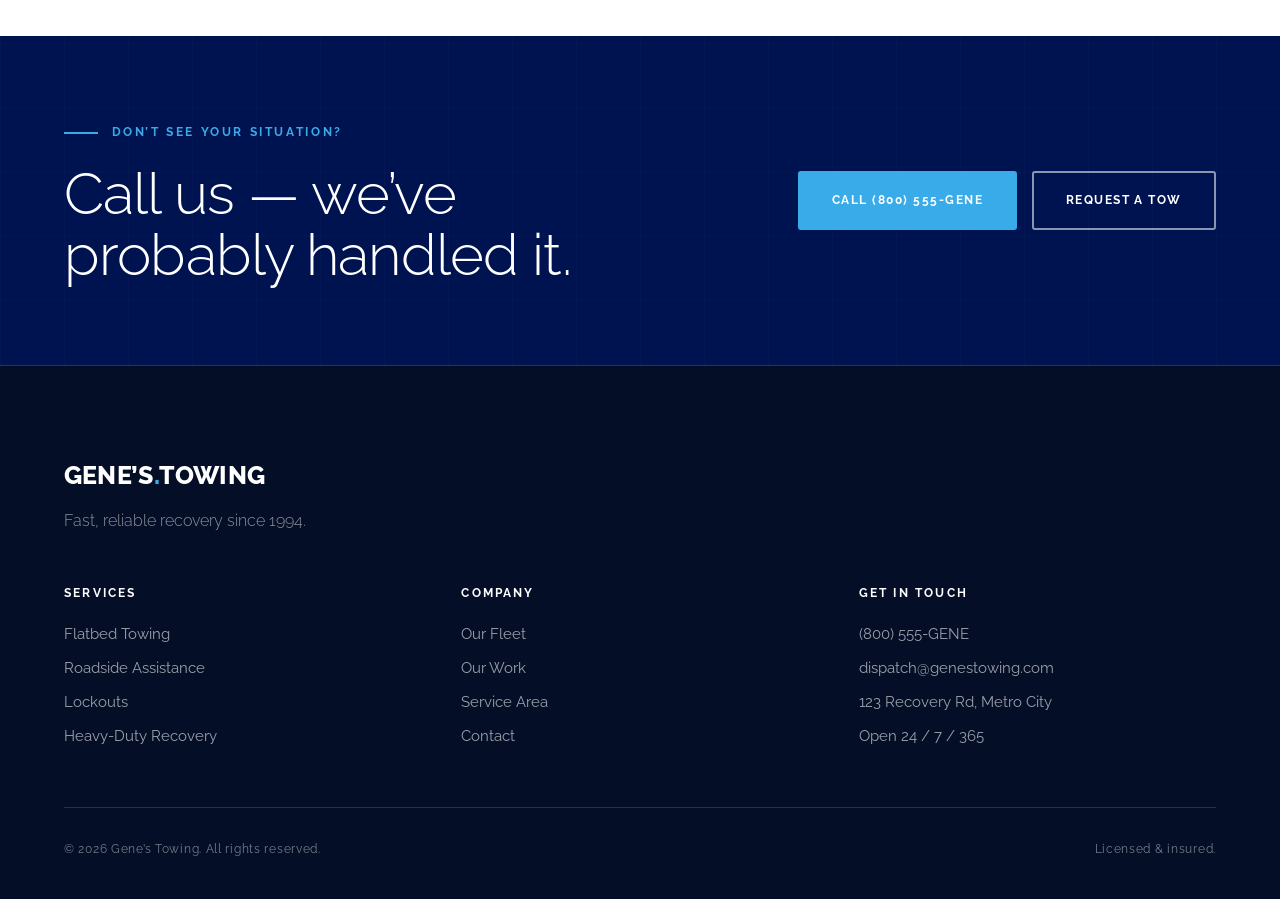
<file: services.html>
<!DOCTYPE html>
<html lang="en">
<head>
  <meta charset="UTF-8" />
  <meta name="viewport" content="width=device-width, initial-scale=1.0" />
  <title>Services — Gene's Towing</title>
  <meta name="description" content="Flatbed towing, roadside assistance, lockouts, winch-outs, heavy-duty and accident recovery — Gene's Towing does it all, 24/7." />
  <link rel="preconnect" href="https://fonts.googleapis.com" />
  <link rel="preconnect" href="https://fonts.gstatic.com" crossorigin />
  <link href="https://fonts.googleapis.com/css2?family=Raleway:wght@200;300;400;500;600;700;800&display=swap" rel="stylesheet" />
  <link rel="stylesheet" href="styles.css" />
</head>
<body>
  <div class="topbar">
    <span class="topbar__item">24/7 EMERGENCY RECOVERY</span>
    <span class="topbar__dot">•</span>
    <span class="topbar__item">FAST RESPONSE, FAIR RATES</span>
    <span class="topbar__dot">•</span>
    <a class="topbar__item topbar__link" href="tel:+18005554363">CALL (800) 555-GENE</a>
  </div>

  <header class="header" id="header">
    <nav class="nav">
      <a href="index.html" class="brand">GENE&rsquo;S<span class="brand__accent">.</span>TOWING</a>
      <button class="nav__toggle" id="navToggle" aria-label="Toggle menu" aria-expanded="false">
        <span></span><span></span><span></span>
      </button>
      <ul class="nav__links" id="navLinks">
        <li><a href="index.html">Home</a></li>
        <li><a href="services.html" class="is-active" aria-current="page">Services</a></li>
        <li><a href="fleet.html">Fleet</a></li>
        <li><a href="work.html">Our Work</a></li>
        <li><a href="area.html">Service Area</a></li>
        <li><a href="contact.html">Contact</a></li>
        <li class="nav__cta"><a href="tel:+18005554363" class="btn btn--primary btn--small">Call Now</a></li>
      </ul>
    </nav>
  </header>

  <!-- Page header -->
  <section class="pagehero">
    <div class="pagehero__bg" style="background-image:linear-gradient(150deg, rgba(0,19,81,0.62) 0%, rgba(4,14,39,0.88) 100%), url('assets/img/towtruck-car.jpg')"></div>
    <div class="pagehero__inner">
      <p class="crumbs"><a href="index.html">Home</a> &nbsp;/&nbsp; Services</p>
      <h1 class="pagehero__title">Our Services</h1>
      <p class="pagehero__lede">Whatever&rsquo;s gone wrong, we have the right equipment and the right people. Here&rsquo;s what we handle, day and night.</p>
    </div>
  </section>

  <section class="services">
    <div class="services__grid" style="padding-top:clamp(70px,10vw,130px)">
      <article class="service">
        <span class="service__num">01</span>
        <h3>Flatbed Towing</h3>
        <p>Damage-free transport for cars, motorcycles, and low-clearance vehicles. The safest way to move your ride.</p>
      </article>
      <article class="service">
        <span class="service__num">02</span>
        <h3>Roadside Assistance</h3>
        <p>Jump starts, fuel delivery, and tire changes to get you back on the road without a tow.</p>
      </article>
      <article class="service">
        <span class="service__num">03</span>
        <h3>Lockout Service</h3>
        <p>Keys locked in the car? Our techs get you back in fast, with no damage to your vehicle.</p>
      </article>
      <article class="service">
        <span class="service__num">04</span>
        <h3>Winch-Outs</h3>
        <p>Stuck in mud, snow, sand, or a ditch? We&rsquo;ll pull you out and get you on your way.</p>
      </article>
      <article class="service">
        <span class="service__num">05</span>
        <h3>Heavy-Duty Recovery</h3>
        <p>Box trucks, RVs, and commercial vehicles. The right equipment for the heavy stuff.</p>
      </article>
      <article class="service">
        <span class="service__num">06</span>
        <h3>Accident Recovery</h3>
        <p>Careful, professional handling at the scene — coordinated with you and your insurer.</p>
      </article>
      <article class="service">
        <span class="service__num">07</span>
        <h3>Motorcycle Towing</h3>
        <p>Specialized straps and cradles so your bike rides as safely as it does on two wheels.</p>
      </article>
      <article class="service">
        <span class="service__num">08</span>
        <h3>Equipment Transport</h3>
        <p>Forklifts, trailers, and small machinery moved across town or across the island.</p>
      </article>
      <article class="service">
        <span class="service__num">09</span>
        <h3>Storage &amp; Impound</h3>
        <p>Secure, monitored lot for accident, impound, and overflow vehicles.</p>
      </article>
    </div>
  </section>

  <section class="ctaband">
    <div class="ctaband__inner">
      <div>
        <p class="eyebrow eyebrow--light">Don&rsquo;t see your situation?</p>
        <h2 class="section-title section-title--light">Call us &mdash; we&rsquo;ve<br />probably handled it.</h2>
      </div>
      <div class="ctaband__actions">
        <a href="tel:+18005554363" class="btn btn--primary">Call (800) 555-GENE</a>
        <a href="contact.html" class="btn btn--ghost">Request a Tow</a>
      </div>
    </div>
  </section>

  <footer class="footer">
    <div class="footer__top">
      <a href="index.html" class="brand brand--footer">GENE&rsquo;S<span class="brand__accent">.</span>TOWING</a>
      <p class="footer__tag">Fast, reliable recovery since 1994.</p>
    </div>
    <div class="footer__cols">
      <div class="footer__col">
        <h4>Services</h4>
        <a href="services.html">Flatbed Towing</a>
        <a href="services.html">Roadside Assistance</a>
        <a href="services.html">Lockouts</a>
        <a href="services.html">Heavy-Duty Recovery</a>
      </div>
      <div class="footer__col">
        <h4>Company</h4>
        <a href="fleet.html">Our Fleet</a>
        <a href="work.html">Our Work</a>
        <a href="area.html">Service Area</a>
        <a href="contact.html">Contact</a>
      </div>
      <div class="footer__col">
        <h4>Get in touch</h4>
        <a href="tel:+18005554363">(800) 555-GENE</a>
        <a href="mailto:dispatch@genestowing.com">dispatch@genestowing.com</a>
        <span class="footer__plain">123 Recovery Rd, Metro City</span>
        <span class="footer__plain">Open 24 / 7 / 365</span>
      </div>
    </div>
    <div class="footer__bottom">
      <span>&copy; <span id="year"></span> Gene&rsquo;s Towing. All rights reserved.</span>
      <span>Licensed &amp; insured.</span>
    </div>
  </footer>

  <a href="tel:+18005554363" class="callfab" aria-label="Call Gene's Towing">
    <svg viewBox="0 0 24 24" width="22" height="22" fill="currentColor"><path d="M6.62 10.79a15.05 15.05 0 006.59 6.59l2.2-2.2a1 1 0 011.01-.24 11.36 11.36 0 003.56.57 1 1 0 011 1V20a1 1 0 01-1 1A17 17 0 013 4a1 1 0 011-1h3.5a1 1 0 011 1 11.36 11.36 0 00.57 3.56 1 1 0 01-.24 1.01l-2.21 2.22z"/></svg>
    <span>Call</span>
  </a>

  <script src="script.js"></script>
</body>
</html>
</file>
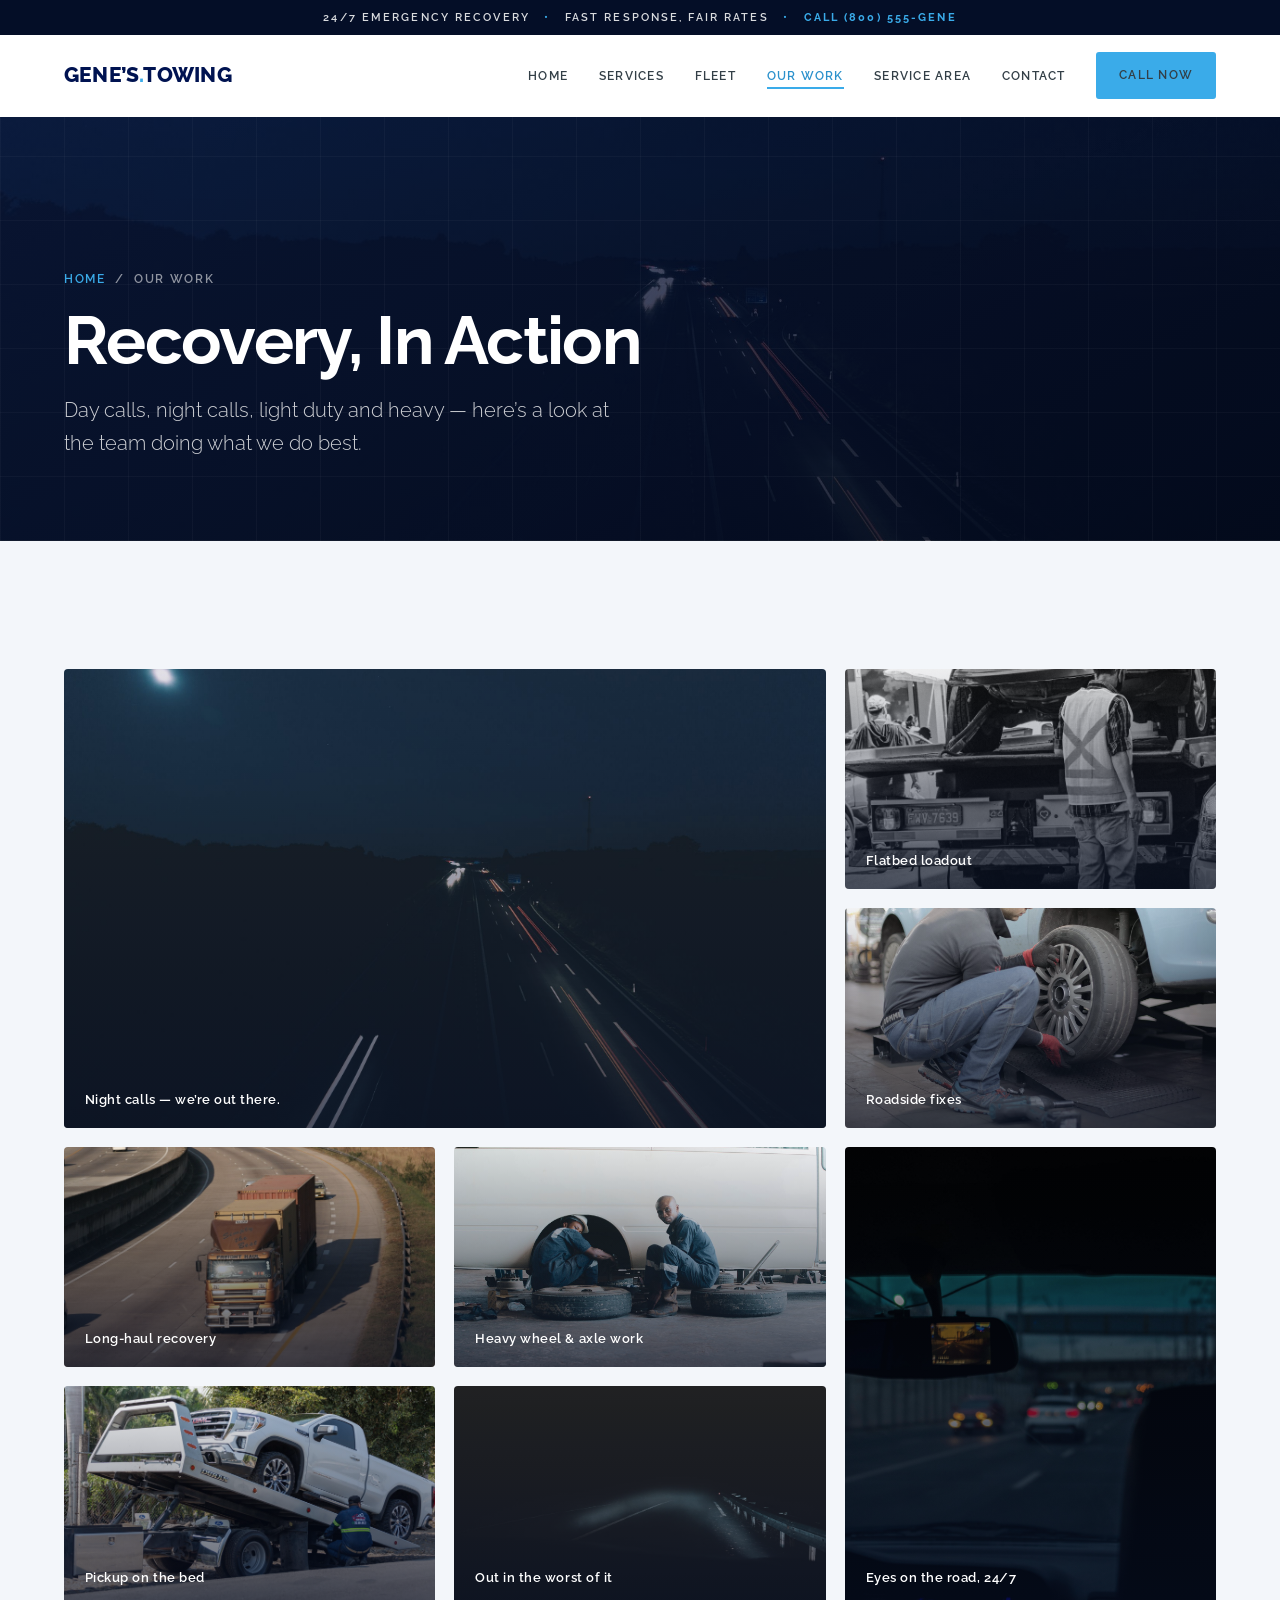
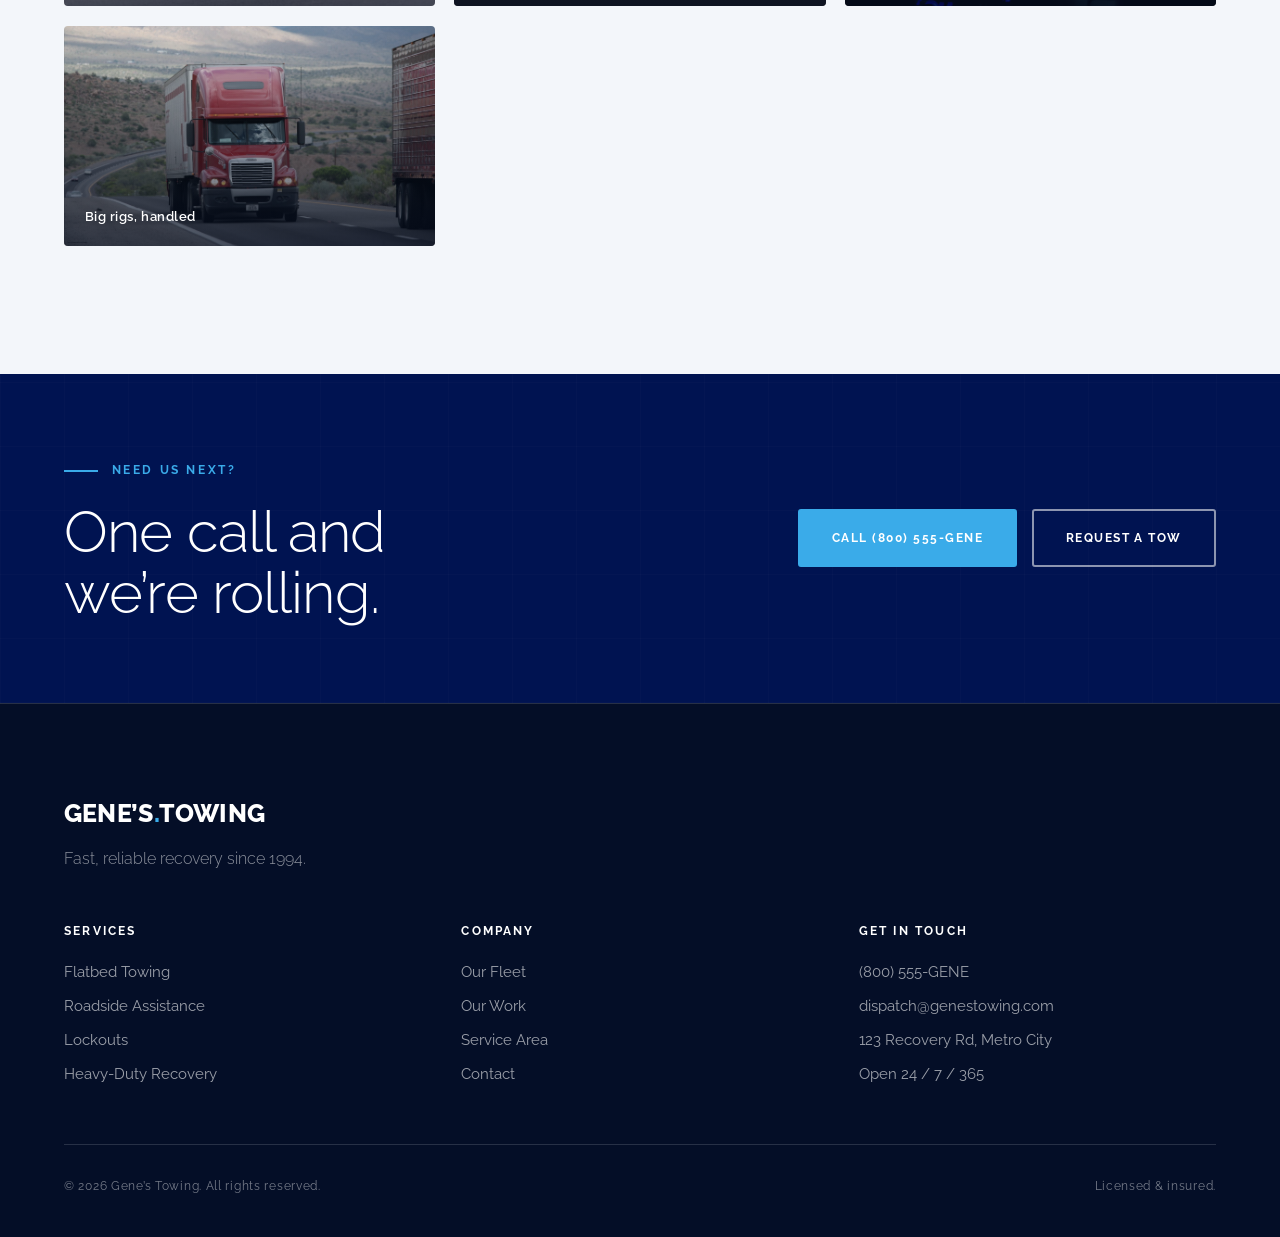
<file: work.html>
<!DOCTYPE html>
<html lang="en">
<head>
  <meta charset="UTF-8" />
  <meta name="viewport" content="width=device-width, initial-scale=1.0" />
  <title>Our Work — Gene's Towing</title>
  <meta name="description" content="Recovery in action — a look at Gene's Towing on the job, day and night, across the islands." />
  <link rel="preconnect" href="https://fonts.googleapis.com" />
  <link rel="preconnect" href="https://fonts.gstatic.com" crossorigin />
  <link href="https://fonts.googleapis.com/css2?family=Raleway:wght@200;300;400;500;600;700;800&display=swap" rel="stylesheet" />
  <link rel="stylesheet" href="styles.css" />
</head>
<body>
  <div class="topbar">
    <span class="topbar__item">24/7 EMERGENCY RECOVERY</span>
    <span class="topbar__dot">•</span>
    <span class="topbar__item">FAST RESPONSE, FAIR RATES</span>
    <span class="topbar__dot">•</span>
    <a class="topbar__item topbar__link" href="tel:+18005554363">CALL (800) 555-GENE</a>
  </div>

  <header class="header" id="header">
    <nav class="nav">
      <a href="index.html" class="brand">GENE&rsquo;S<span class="brand__accent">.</span>TOWING</a>
      <button class="nav__toggle" id="navToggle" aria-label="Toggle menu" aria-expanded="false">
        <span></span><span></span><span></span>
      </button>
      <ul class="nav__links" id="navLinks">
        <li><a href="index.html">Home</a></li>
        <li><a href="services.html">Services</a></li>
        <li><a href="fleet.html">Fleet</a></li>
        <li><a href="work.html" class="is-active" aria-current="page">Our Work</a></li>
        <li><a href="area.html">Service Area</a></li>
        <li><a href="contact.html">Contact</a></li>
        <li class="nav__cta"><a href="tel:+18005554363" class="btn btn--primary btn--small">Call Now</a></li>
      </ul>
    </nav>
  </header>

  <section class="pagehero">
    <div class="pagehero__bg" style="background-image:linear-gradient(150deg, rgba(0,19,81,0.6) 0%, rgba(4,14,39,0.9) 100%), url('assets/img/road-lights-long.jpg')"></div>
    <div class="pagehero__inner">
      <p class="crumbs"><a href="index.html">Home</a> &nbsp;/&nbsp; Our Work</p>
      <h1 class="pagehero__title">Recovery, In Action</h1>
      <p class="pagehero__lede">Day calls, night calls, light duty and heavy &mdash; here&rsquo;s a look at the team doing what we do best.</p>
    </div>
  </section>

  <section class="gallery">
    <div class="gallery__grid" style="padding-top:clamp(70px,10vw,130px)">
      <figure class="gallery__item gallery__item--wide" style="background-image:url('assets/img/road-lights-long.jpg')">
        <figcaption>Night calls &mdash; we&rsquo;re out there.</figcaption>
      </figure>
      <figure class="gallery__item" style="background-image:url('assets/img/towtruck-car.jpg')">
        <figcaption>Flatbed loadout</figcaption>
      </figure>
      <figure class="gallery__item" style="background-image:url('assets/img/tire-change.jpg')">
        <figcaption>Roadside fixes</figcaption>
      </figure>
      <figure class="gallery__item" style="background-image:url('assets/img/truck-highway.jpg')">
        <figcaption>Long-haul recovery</figcaption>
      </figure>
      <figure class="gallery__item" style="background-image:url('assets/img/mechanic-wheel.jpg')">
        <figcaption>Heavy wheel &amp; axle work</figcaption>
      </figure>
      <figure class="gallery__item gallery__item--tall" style="background-image:url('assets/img/night-highway-cars.jpg')">
        <figcaption>Eyes on the road, 24/7</figcaption>
      </figure>
      <figure class="gallery__item" style="background-image:url('assets/img/car-on-tow.jpg')">
        <figcaption>Pickup on the bed</figcaption>
      </figure>
      <figure class="gallery__item" style="background-image:url('assets/img/night-road-fog.jpg')">
        <figcaption>Out in the worst of it</figcaption>
      </figure>
      <figure class="gallery__item" style="background-image:url('assets/img/red-truck-road.jpg')">
        <figcaption>Big rigs, handled</figcaption>
      </figure>
    </div>
  </section>

  <section class="ctaband">
    <div class="ctaband__inner">
      <div>
        <p class="eyebrow eyebrow--light">Need us next?</p>
        <h2 class="section-title section-title--light">One call and<br />we&rsquo;re rolling.</h2>
      </div>
      <div class="ctaband__actions">
        <a href="tel:+18005554363" class="btn btn--primary">Call (800) 555-GENE</a>
        <a href="contact.html" class="btn btn--ghost">Request a Tow</a>
      </div>
    </div>
  </section>

  <footer class="footer">
    <div class="footer__top">
      <a href="index.html" class="brand brand--footer">GENE&rsquo;S<span class="brand__accent">.</span>TOWING</a>
      <p class="footer__tag">Fast, reliable recovery since 1994.</p>
    </div>
    <div class="footer__cols">
      <div class="footer__col">
        <h4>Services</h4>
        <a href="services.html">Flatbed Towing</a>
        <a href="services.html">Roadside Assistance</a>
        <a href="services.html">Lockouts</a>
        <a href="services.html">Heavy-Duty Recovery</a>
      </div>
      <div class="footer__col">
        <h4>Company</h4>
        <a href="fleet.html">Our Fleet</a>
        <a href="work.html">Our Work</a>
        <a href="area.html">Service Area</a>
        <a href="contact.html">Contact</a>
      </div>
      <div class="footer__col">
        <h4>Get in touch</h4>
        <a href="tel:+18005554363">(800) 555-GENE</a>
        <a href="mailto:dispatch@genestowing.com">dispatch@genestowing.com</a>
        <span class="footer__plain">123 Recovery Rd, Metro City</span>
        <span class="footer__plain">Open 24 / 7 / 365</span>
      </div>
    </div>
    <div class="footer__bottom">
      <span>&copy; <span id="year"></span> Gene&rsquo;s Towing. All rights reserved.</span>
      <span>Licensed &amp; insured.</span>
    </div>
  </footer>

  <a href="tel:+18005554363" class="callfab" aria-label="Call Gene's Towing">
    <svg viewBox="0 0 24 24" width="22" height="22" fill="currentColor"><path d="M6.62 10.79a15.05 15.05 0 006.59 6.59l2.2-2.2a1 1 0 011.01-.24 11.36 11.36 0 003.56.57 1 1 0 011 1V20a1 1 0 01-1 1A17 17 0 013 4a1 1 0 011-1h3.5a1 1 0 011 1 11.36 11.36 0 00.57 3.56 1 1 0 01-.24 1.01l-2.21 2.22z"/></svg>
    <span>Call</span>
  </a>

  <script src="script.js"></script>
</body>
</html>
</file>
<file: styles.css>
/* ============================================================
   Gene's Towing
   Aesthetic base: Nan, Inc. (nanhawaii.com)
   Corporate / civic construction feel — deep navy + sky-blue
   accent, airy Raleway type, photo-driven hero slider,
   credentialed & trustworthy. Lots of structure, light weight.
   ============================================================ */

:root {
  --navy-900: #040e27;   /* deepest — footer */
  --navy-800: #001351;   /* primary navy */
  --navy-700: #0a214f;
  --navy-600: #24468c;
  --slate:    #333f47;
  --blue:     #3aabe9;   /* sky-blue accent */
  --blue-600: #2b91cc;

  --ink:   #1f2a33;
  --muted: #5f6b76;
  --muted-light: #aeb9c4;
  --white: #ffffff;
  --mist:  #f3f6fa;      /* light section bg */
  --line:  #e1e7ef;
  --line-dark: rgba(255,255,255,0.14);

  --maxw: 1280px;
  --gut: clamp(20px, 5vw, 80px);

  --font: 'Raleway', system-ui, -apple-system, sans-serif;
  --ease: cubic-bezier(0.22, 1, 0.36, 1);
}

* { box-sizing: border-box; margin: 0; padding: 0; }
html { scroll-behavior: smooth; }

body {
  font-family: var(--font);
  background: var(--white);
  color: var(--ink);
  font-weight: 400;
  line-height: 1.65;
  -webkit-font-smoothing: antialiased;
  overflow-x: hidden;
}
img { max-width: 100%; display: block; }
a { color: inherit; text-decoration: none; }

/* ---------- Shared type ---------- */
.eyebrow {
  display: inline-flex;
  align-items: center;
  gap: 0.85rem;
  font-size: 0.74rem;
  font-weight: 700;
  letter-spacing: 0.22em;
  text-transform: uppercase;
  color: var(--blue-600);
  margin-bottom: 1.3rem;
}
.eyebrow::before {
  content: "";
  width: 34px; height: 2px;
  background: var(--blue);
}
.eyebrow--light { color: var(--blue); }

.section-title {
  font-weight: 300;
  font-size: clamp(2rem, 5vw, 3.6rem);
  line-height: 1.06;
  letter-spacing: -0.015em;
  color: var(--navy-800);
}
.section-title strong { font-weight: 700; }
.section-title--light { color: var(--white); }

.section-head {
  max-width: var(--maxw);
  margin: 0 auto;
  padding: clamp(70px, 10vw, 130px) var(--gut) clamp(36px, 5vw, 60px);
}

.section-foot {
  max-width: var(--maxw);
  margin: 0 auto;
  padding: 0 var(--gut) clamp(70px, 10vw, 130px);
}
/* when a grid is followed by a foot button, tighten the grid's own bottom space */
.services:has(.section-foot) .services__grid,
.fleet:has(.section-foot) .fleet__grid,
.gallery:has(.section-foot) .gallery__grid {
  padding-bottom: clamp(28px, 4vw, 48px);
}

/* ---------- Buttons ---------- */
.btn {
  display: inline-flex;
  align-items: center;
  justify-content: center;
  gap: 0.5rem;
  font-family: var(--font);
  font-weight: 700;
  font-size: 0.78rem;
  letter-spacing: 0.12em;
  text-transform: uppercase;
  padding: 1.05rem 2rem;
  border-radius: 3px;
  border: 2px solid transparent;
  cursor: pointer;
  transition: background 0.25s var(--ease), color 0.25s var(--ease),
              border-color 0.25s var(--ease), transform 0.25s var(--ease);
  white-space: nowrap;
}
.btn:hover { transform: translateY(-2px); }
.btn--primary { background: var(--blue); color: var(--white); border-color: var(--blue); }
.btn--primary:hover { background: var(--blue-600); border-color: var(--blue-600); }
.btn--ghost { background: transparent; color: var(--white); border-color: rgba(255,255,255,0.55); }
.btn--ghost:hover { background: var(--white); color: var(--navy-800); border-color: var(--white); }
.btn--navy { background: var(--navy-800); color: var(--white); border-color: var(--navy-800); }
.btn--navy:hover { background: var(--navy-700); border-color: var(--navy-700); }
.btn--small { padding: 0.72rem 1.3rem; font-size: 0.7rem; }
.btn--block { width: 100%; }

/* ---------- Topbar ---------- */
.topbar {
  background: var(--navy-900);
  color: rgba(255,255,255,0.85);
  display: flex;
  align-items: center;
  justify-content: center;
  gap: 0.9rem;
  flex-wrap: wrap;
  padding: 0.55rem var(--gut);
  font-size: 0.66rem;
  font-weight: 600;
  letter-spacing: 0.2em;
  text-transform: uppercase;
}
.topbar__dot { color: var(--blue); }
.topbar__link { color: var(--blue); font-weight: 700; }
.topbar__link:hover { color: var(--white); }

/* ---------- Header ---------- */
.header {
  position: sticky;
  top: 0;
  z-index: 50;
  background: rgba(255,255,255,0.94);
  backdrop-filter: blur(12px);
  border-bottom: 1px solid transparent;
  transition: border-color 0.3s var(--ease), box-shadow 0.3s var(--ease);
}
.header.is-scrolled { border-color: var(--line); box-shadow: 0 6px 24px rgba(4,14,39,0.06); }

.nav {
  max-width: var(--maxw);
  margin: 0 auto;
  padding: 1.05rem var(--gut);
  display: flex;
  align-items: center;
  justify-content: space-between;
}
.brand {
  font-weight: 800;
  font-size: 1.3rem;
  letter-spacing: 0.01em;
  text-transform: uppercase;
  color: var(--navy-800);
}
.brand__accent { color: var(--blue); }

.nav__links {
  list-style: none;
  display: flex;
  align-items: center;
  gap: clamp(1rem, 2.4vw, 2.5rem);
}
.nav__links a {
  font-size: 0.78rem;
  font-weight: 600;
  letter-spacing: 0.1em;
  text-transform: uppercase;
  color: var(--slate);
  transition: color 0.2s var(--ease);
}
.nav__links a:hover { color: var(--blue-600); }
.nav__links a.is-active { color: var(--blue-600); }
.nav__links a.is-active::after {
  content: ""; position: absolute; left: 0; right: 0; bottom: -6px;
  height: 2px; background: var(--blue);
}
.nav__links a { position: relative; }
.nav__cta a.is-active::after { display: none; }

.nav__toggle {
  display: none; flex-direction: column; gap: 5px;
  background: none; border: none; cursor: pointer; padding: 6px;
}
.nav__toggle span {
  width: 26px; height: 2px; background: var(--navy-800);
  transition: transform 0.3s var(--ease), opacity 0.3s var(--ease);
}
.nav__toggle.is-open span:nth-child(1) { transform: translateY(7px) rotate(45deg); }
.nav__toggle.is-open span:nth-child(2) { opacity: 0; }
.nav__toggle.is-open span:nth-child(3) { transform: translateY(-7px) rotate(-45deg); }

/* ---------- Hero ---------- */
.hero {
  position: relative;
  min-height: 88vh;
  display: flex;
  align-items: center;
  padding: clamp(90px, 13vh, 150px) var(--gut) clamp(110px, 14vh, 160px);
  color: var(--white);
  overflow: hidden;
  background: var(--navy-900);
}
.hero__bgs { position: absolute; inset: 0; z-index: 0; }
.hero__bg {
  position: absolute; inset: 0;
  opacity: 0;
  transition: opacity 1.2s var(--ease), transform 8s linear;
  background-size: cover; background-position: center;
  filter: saturate(0.7) contrast(1.05);  /* pull toward the navy duotone look */
}
.hero__bg.is-active { opacity: 1; transform: scale(1.06); }
/* real photos, tinted navy with a gradient so headline text stays legible */
.hero__bg--1 { background-image:
  linear-gradient(150deg, rgba(0,19,81,0.55) 0%, rgba(4,14,39,0.82) 100%),
  url('assets/img/night-lighttrails2.jpg'); }
.hero__bg--2 { background-image:
  linear-gradient(150deg, rgba(0,19,81,0.5) 0%, rgba(4,14,39,0.85) 100%),
  url('assets/img/towtruck-car.jpg');
  background-position: center 30%; }
.hero__bg--3 { background-image:
  linear-gradient(150deg, rgba(0,19,81,0.55) 0%, rgba(4,14,39,0.82) 100%),
  url('assets/img/red-truck-road.jpg'); }
.hero__scrim {
  position: absolute; inset: 0; z-index: 1;
  background:
    linear-gradient(90deg, rgba(4,14,39,0.78) 0%, rgba(4,14,39,0.25) 65%, transparent 100%),
    repeating-linear-gradient(0deg, rgba(255,255,255,0.03) 0 1px, transparent 1px 64px),
    repeating-linear-gradient(90deg, rgba(255,255,255,0.03) 0 1px, transparent 1px 64px);
}

.hero__inner { position: relative; z-index: 2; max-width: 920px; width: 100%; }

.hero__title {
  display: grid;
  font-weight: 700;
  font-size: clamp(2.6rem, 7.2vw, 5.4rem);
  line-height: 1.0;
  letter-spacing: -0.025em;
  margin-bottom: 1.6rem;
}
.hero__line {
  grid-area: 1 / 1;        /* stack every line in the same cell */
  opacity: 0;
  transform: translateY(12px);
  transition: none;        /* outgoing line hides instantly — never overlaps the next */
  pointer-events: none;
}
.hero__line.is-active {
  opacity: 1;
  transform: none;
  pointer-events: auto;
  transition: opacity 0.5s var(--ease), transform 0.5s var(--ease);  /* only the incoming line animates */
}

.hero__lede {
  font-size: clamp(1.05rem, 1.8vw, 1.3rem);
  font-weight: 300;
  max-width: 560px;
  color: rgba(255,255,255,0.82);
  margin-bottom: 2.3rem;
}
.hero__actions { display: flex; flex-wrap: wrap; gap: 0.9rem; margin-bottom: 2.4rem; }

.hero__dots { display: flex; gap: 0.7rem; }
.hero__dot {
  width: 38px; height: 4px;
  background: rgba(255,255,255,0.28);
  border: none; padding: 0; cursor: pointer;
  transition: background 0.3s var(--ease);
}
.hero__dot.is-active { background: var(--blue); }

/* ---------- Page header (interior pages) ---------- */
.pagehero {
  position: relative;
  padding: clamp(110px, 17vh, 190px) var(--gut) clamp(60px, 9vh, 90px);
  color: var(--white);
  background: var(--navy-900);
  overflow: hidden;
}
.pagehero__bg {
  position: absolute; inset: 0; z-index: 0;
  background-size: cover; background-position: center;
  filter: saturate(0.7) contrast(1.05);
}
.pagehero::after {
  content: ""; position: absolute; inset: 0; z-index: 1; pointer-events: none;
  background:
    repeating-linear-gradient(0deg, rgba(255,255,255,0.03) 0 1px, transparent 1px 64px),
    repeating-linear-gradient(90deg, rgba(255,255,255,0.03) 0 1px, transparent 1px 64px);
}
.pagehero__inner { position: relative; z-index: 2; max-width: var(--maxw); margin: 0 auto; }
.pagehero__title {
  font-weight: 700;
  font-size: clamp(2.3rem, 6vw, 4.2rem);
  line-height: 1.0;
  letter-spacing: -0.025em;
}
.pagehero__lede {
  margin-top: 1.2rem;
  max-width: 560px;
  font-weight: 300;
  font-size: clamp(1.02rem, 1.6vw, 1.25rem);
  color: rgba(255,255,255,0.8);
}
.crumbs { font-size: 0.74rem; font-weight: 600; letter-spacing: 0.14em; text-transform: uppercase; color: rgba(255,255,255,0.55); margin-bottom: 1.1rem; }
.crumbs a { color: var(--blue); }
.crumbs a:hover { color: var(--white); }

/* ---------- CTA band ---------- */
.ctaband { background: var(--navy-800); color: var(--white); position: relative; overflow: hidden; }
.ctaband::after {
  content: ""; position: absolute; inset: 0; opacity: 0.5; pointer-events: none;
  background:
    repeating-linear-gradient(0deg, rgba(255,255,255,0.03) 0 1px, transparent 1px 64px),
    repeating-linear-gradient(90deg, rgba(255,255,255,0.03) 0 1px, transparent 1px 64px);
}
.ctaband__inner {
  position: relative; z-index: 1;
  max-width: var(--maxw); margin: 0 auto;
  padding: clamp(50px, 7vw, 80px) var(--gut);
  display: flex; align-items: center; justify-content: space-between;
  flex-wrap: wrap; gap: 2rem;
}
.ctaband__actions { display: flex; flex-wrap: wrap; gap: 0.9rem; }

/* ---------- Fact bar (overlaps hero) ---------- */
.factbar {
  position: relative;
  z-index: 5;
  max-width: var(--maxw);
  margin: -70px auto 0;
  padding: 0 var(--gut);
}
.factbar__inner {
  background: var(--white);
  box-shadow: 0 24px 60px rgba(4,14,39,0.16);
  display: grid;
  grid-template-columns: repeat(4, 1fr);
  border-radius: 4px;
  overflow: hidden;
}
.fact {
  padding: clamp(26px, 3vw, 42px) clamp(20px, 2.5vw, 36px);
  border-right: 1px solid var(--line);
}
.fact:last-child { border-right: none; }
.fact__num {
  display: block;
  font-weight: 700;
  font-size: clamp(1.9rem, 3.4vw, 2.9rem);
  line-height: 1;
  color: var(--navy-800);
  letter-spacing: -0.02em;
}
.fact__num small { font-size: 0.38em; font-weight: 600; color: var(--blue-600); }
.fact__label {
  display: block;
  margin-top: 0.7rem;
  font-size: 0.72rem;
  font-weight: 600;
  letter-spacing: 0.12em;
  text-transform: uppercase;
  color: var(--muted);
}

/* ---------- Services ---------- */
.services { background: var(--white); }
.services__grid {
  max-width: var(--maxw);
  margin: 0 auto;
  padding: 0 var(--gut) clamp(70px, 10vw, 130px);
  display: grid;
  grid-template-columns: repeat(3, 1fr);
  gap: 1.4rem;
}
.service {
  position: relative;
  background: var(--white);
  border: 1px solid var(--line);
  border-radius: 4px;
  padding: clamp(28px, 3.4vw, 44px);
  overflow: hidden;
  transition: box-shadow 0.3s var(--ease), transform 0.3s var(--ease), border-color 0.3s var(--ease);
}
.service::before {
  content: "";
  position: absolute; top: 0; left: 0; right: 0;
  height: 3px; background: var(--blue);
  transform: scaleX(0); transform-origin: left;
  transition: transform 0.35s var(--ease);
}
.service:hover { box-shadow: 0 20px 44px rgba(4,14,39,0.1); transform: translateY(-4px); border-color: transparent; }
.service:hover::before { transform: scaleX(1); }
.service__num {
  font-size: 0.8rem;
  font-weight: 700;
  letter-spacing: 0.16em;
  color: var(--blue-600);
}
.service h3 {
  font-weight: 600;
  font-size: 1.42rem;
  color: var(--navy-800);
  margin: 0.9rem 0 0.7rem;
}
.service p { color: var(--muted); font-size: 0.98rem; }

/* ---------- Why ---------- */
.why { background: var(--navy-800); color: var(--white); position: relative; overflow: hidden; }
.why::after {
  content: ""; position: absolute; inset: 0; opacity: 0.5;
  background:
    repeating-linear-gradient(0deg, rgba(255,255,255,0.03) 0 1px, transparent 1px 64px),
    repeating-linear-gradient(90deg, rgba(255,255,255,0.03) 0 1px, transparent 1px 64px);
  pointer-events: none;
}
.why__inner {
  position: relative; z-index: 1;
  max-width: var(--maxw);
  margin: 0 auto;
  padding: clamp(70px, 10vw, 130px) var(--gut);
  display: grid;
  grid-template-columns: 1fr 1fr;
  gap: clamp(40px, 6vw, 90px);
  align-items: center;
}
.why__lede { color: rgba(255,255,255,0.78); font-weight: 300; font-size: 1.08rem; margin: 1.7rem 0 2.3rem; max-width: 460px; }
.why__stats {
  display: grid;
  grid-template-columns: 1fr 1fr;
  gap: 1px;
  background: var(--line-dark);
  border: 1px solid var(--line-dark);
  border-radius: 4px;
  overflow: hidden;
}
.stat { background: var(--navy-800); padding: clamp(26px, 3.4vw, 42px); }
.stat__num {
  display: block;
  font-weight: 700;
  font-size: clamp(2.1rem, 4.4vw, 3.2rem);
  line-height: 1;
  color: var(--blue);
}
.stat__num small { font-size: 0.4em; font-weight: 600; color: rgba(255,255,255,0.55); }
.stat__label {
  display: block; margin-top: 0.8rem;
  font-size: 0.72rem; font-weight: 600;
  letter-spacing: 0.12em; text-transform: uppercase;
  color: rgba(255,255,255,0.6);
}

/* ---------- Fleet ---------- */
.fleet { background: var(--mist); }
.fleet__grid {
  max-width: var(--maxw);
  margin: 0 auto;
  padding: 0 var(--gut) clamp(70px, 10vw, 130px);
  display: grid;
  grid-template-columns: repeat(3, 1fr);
  gap: 1.4rem;
}
.fleet__card {
  position: relative;
  min-height: 430px;
  border-radius: 4px;
  overflow: hidden;
  display: flex;
  align-items: flex-end;
  color: var(--white);
  transition: transform 0.5s var(--ease), box-shadow 0.4s var(--ease);
}
.fleet__card::before {
  content: ""; position: absolute; inset: 0; z-index: 0;
  background-size: cover; background-position: center;
  filter: saturate(0.72) contrast(1.04);
  transition: transform 0.6s var(--ease);
}
.fleet__card--a::before { background-image: url('assets/img/car-on-tow.jpg'); }
.fleet__card--b::before { background-image: url('assets/img/towtruck-car.jpg'); }
.fleet__card--c::before { background-image: url('assets/img/semi-volvo.jpg'); }
.fleet__card:hover::before { transform: scale(1.05); }
.fleet__card::after {
  content: ""; position: absolute; inset: 0; z-index: 1;
  background:
    radial-gradient(circle at 70% 20%, rgba(58,171,233,0.18), transparent 55%),
    linear-gradient(180deg, rgba(4,14,39,0.35) 0%, rgba(4,14,39,0.55) 45%, rgba(4,14,39,0.92) 100%);
}
.fleet__card:hover { transform: translateY(-6px); box-shadow: 0 26px 56px rgba(4,14,39,0.22); }
.fleet__overlay { position: relative; z-index: 2; padding: clamp(24px, 3vw, 40px); }
.fleet__overlay h3 { font-weight: 600; font-size: 1.55rem; margin-bottom: 0.4rem; }
.fleet__overlay p { color: rgba(255,255,255,0.78); font-weight: 300; font-size: 0.95rem; }

.fleet__specs {
  max-width: var(--maxw);
  margin: 0 auto;
  padding: 0 var(--gut) clamp(70px, 10vw, 130px);
  display: grid;
  grid-template-columns: repeat(2, 1fr);
  gap: 1px;
  background: var(--line);
  border: 1px solid var(--line);
  border-radius: 4px;
  overflow: hidden;
}
.fleet:has(.fleet__specs) .fleet__grid { padding-bottom: clamp(28px, 4vw, 48px); }
.spec { background: var(--white); padding: clamp(24px, 3vw, 40px); }
.spec__k {
  display: block; font-weight: 700; font-size: 0.92rem;
  letter-spacing: 0.04em; color: var(--navy-800); margin-bottom: 0.4rem;
}
.spec__v { display: block; color: var(--muted); font-size: 0.96rem; }

/* ---------- Gallery / Our Work ---------- */
.gallery { background: var(--mist); }
.gallery__grid {
  max-width: var(--maxw);
  margin: 0 auto;
  padding: 0 var(--gut) clamp(70px, 10vw, 130px);
  display: grid;
  grid-template-columns: repeat(3, 1fr);
  grid-auto-rows: 220px;
  gap: 1.2rem;
}
.gallery__item {
  position: relative;
  margin: 0;
  border-radius: 4px;
  overflow: hidden;
  background-size: cover;
  background-position: center;
  filter: saturate(0.78);
  transition: transform 0.5s var(--ease), box-shadow 0.4s var(--ease);
}
.gallery__item::after {
  content: "";
  position: absolute; inset: 0;
  background: linear-gradient(180deg, rgba(4,14,39,0.05) 0%, rgba(4,14,39,0.7) 100%);
  transition: background 0.4s var(--ease);
}
.gallery__item:hover { transform: translateY(-4px); box-shadow: 0 22px 48px rgba(4,14,39,0.22); }
.gallery__item:hover::after { background: linear-gradient(180deg, rgba(36,70,140,0.1) 0%, rgba(4,14,39,0.55) 100%); }
.gallery__item--wide { grid-column: span 2; grid-row: span 2; }
.gallery__item--tall { grid-row: span 2; }
.gallery__item figcaption {
  position: absolute;
  left: 0; bottom: 0;
  z-index: 2;
  padding: 1.1rem 1.3rem;
  font-size: 0.82rem;
  font-weight: 600;
  letter-spacing: 0.04em;
  color: var(--white);
}

/* ---------- Service Area ---------- */
.area { background: var(--white); }
.area__inner {
  max-width: var(--maxw);
  margin: 0 auto;
  padding: clamp(70px, 10vw, 130px) var(--gut);
  display: grid;
  grid-template-columns: 1fr 1fr;
  gap: clamp(40px, 6vw, 90px);
  align-items: center;
}
.area__lede { color: var(--muted); font-size: 1.05rem; margin: 1.5rem 0 1.9rem; max-width: 440px; }
.area__list { list-style: none; display: grid; grid-template-columns: 1fr 1fr; gap: 0.9rem 1.5rem; }
.area__list li {
  position: relative; padding-left: 1.5rem;
  font-weight: 600; font-size: 0.92rem; color: var(--slate);
}
.area__list li::before {
  content: ""; position: absolute; left: 0; top: 0.5em;
  width: 9px; height: 9px; background: var(--blue); border-radius: 2px;
}
.area__map {
  position: relative;
  min-height: 400px;
  border-radius: 4px;
  background:
    radial-gradient(circle at 50% 45%, rgba(58,171,233,0.12), transparent 60%),
    repeating-linear-gradient(0deg, rgba(4,14,39,0.06) 0 1px, transparent 1px 44px),
    repeating-linear-gradient(90deg, rgba(4,14,39,0.06) 0 1px, transparent 1px 44px),
    var(--mist);
  border: 1px solid var(--line);
  display: flex; align-items: center; justify-content: center;
  overflow: hidden;
}
.area__pin {
  width: 22px; height: 22px;
  background: var(--blue);
  border-radius: 50% 50% 50% 0;
  transform: rotate(-45deg);
  box-shadow: 0 0 0 8px rgba(58,171,233,0.2), 0 0 0 18px rgba(58,171,233,0.1);
}
.area__maplabel {
  position: absolute; bottom: 18px;
  font-size: 0.7rem; font-weight: 600; letter-spacing: 0.14em;
  text-transform: uppercase; color: var(--muted);
}

/* ---------- Contact ---------- */
.contact { background: var(--navy-900); color: var(--white); position: relative; overflow: hidden; }
.contact::after {
  content: ""; position: absolute; inset: 0; opacity: 0.5; pointer-events: none;
  background:
    repeating-linear-gradient(0deg, rgba(255,255,255,0.03) 0 1px, transparent 1px 64px),
    repeating-linear-gradient(90deg, rgba(255,255,255,0.03) 0 1px, transparent 1px 64px);
}
.contact__inner {
  position: relative; z-index: 1;
  max-width: var(--maxw);
  margin: 0 auto;
  padding: clamp(70px, 10vw, 130px) var(--gut);
  display: grid;
  grid-template-columns: 1fr 1fr;
  gap: clamp(40px, 6vw, 90px);
}
.contact__lede { color: rgba(255,255,255,0.78); font-weight: 300; font-size: 1.05rem; margin: 1.6rem 0 2rem; max-width: 420px; }
.contact__phone {
  display: inline-block;
  font-weight: 700;
  font-size: clamp(1.9rem, 4.2vw, 2.9rem);
  color: var(--blue);
  letter-spacing: -0.01em;
}
.contact__phone:hover { color: var(--white); }
.contact__hours {
  margin-top: 0.7rem; font-size: 0.72rem; font-weight: 600;
  letter-spacing: 0.18em; text-transform: uppercase; color: rgba(255,255,255,0.55);
}

.contact__list { list-style: none; margin-top: 2.2rem; border-top: 1px solid var(--line-dark); }
.contact__list li {
  display: flex; gap: 1rem; align-items: baseline;
  padding: 0.9rem 0; border-bottom: 1px solid var(--line-dark);
  font-size: 0.98rem; color: rgba(255,255,255,0.8);
}
.contact__list li span {
  flex: 0 0 90px;
  font-size: 0.7rem; font-weight: 700; letter-spacing: 0.14em;
  text-transform: uppercase; color: var(--blue);
}
.contact__list a:hover { color: var(--white); }

/* Form */
.form { display: flex; flex-direction: column; gap: 1.1rem; }
.form__row { display: grid; grid-template-columns: 1fr 1fr; gap: 1.1rem; }
.form label {
  display: flex; flex-direction: column; gap: 0.5rem;
  font-size: 0.7rem; font-weight: 700; letter-spacing: 0.14em;
  text-transform: uppercase; color: rgba(255,255,255,0.7);
}
.form input, .form select, .form textarea {
  font-family: var(--font);
  font-size: 1rem;
  padding: 0.9rem 1rem;
  background: rgba(255,255,255,0.06);
  border: 1px solid rgba(255,255,255,0.18);
  border-radius: 3px;
  color: var(--white);
  transition: border-color 0.2s var(--ease), background 0.2s var(--ease);
}
.form input::placeholder, .form textarea::placeholder { color: rgba(255,255,255,0.4); }
.form input:focus, .form select:focus, .form textarea:focus {
  outline: none; border-color: var(--blue); background: rgba(255,255,255,0.09);
}
.form select option { color: #0a0a0a; }
.form textarea { resize: vertical; }
.form__note {
  background: rgba(58,171,233,0.12);
  border: 1px solid var(--blue);
  color: var(--blue);
  padding: 0.9rem 1rem; border-radius: 3px; font-size: 0.9rem;
}

/* ---------- Footer ---------- */
.footer { background: var(--navy-900); color: rgba(255,255,255,0.7); padding: clamp(60px, 8vw, 90px) var(--gut) 2.5rem; border-top: 1px solid var(--line-dark); }
.footer__top { max-width: var(--maxw); margin: 0 auto 3rem; }
.brand--footer { color: var(--white); font-size: 1.55rem; }
.footer__tag { margin-top: 0.7rem; font-weight: 300; color: rgba(255,255,255,0.55); }
.footer__cols {
  max-width: var(--maxw); margin: 0 auto;
  display: grid; grid-template-columns: repeat(3, 1fr);
  gap: 2.5rem; padding-bottom: 3rem;
  border-bottom: 1px solid var(--line-dark);
}
.footer__col h4 {
  font-size: 0.76rem; font-weight: 700; letter-spacing: 0.18em;
  text-transform: uppercase; color: var(--white); margin-bottom: 1.2rem;
}
.footer__col a, .footer__plain { display: block; font-size: 0.93rem; margin-bottom: 0.6rem; color: rgba(255,255,255,0.6); }
.footer__col a:hover { color: var(--blue); }
.footer__bottom {
  max-width: var(--maxw); margin: 2rem auto 0;
  display: flex; justify-content: space-between; flex-wrap: wrap; gap: 0.6rem;
  font-size: 0.74rem; letter-spacing: 0.06em; color: rgba(255,255,255,0.45);
}

/* ---------- Sticky mobile call FAB ---------- */
.callfab {
  position: fixed; bottom: 18px; right: 18px; z-index: 60;
  display: none; align-items: center; gap: 0.5rem;
  background: var(--blue); color: var(--white);
  font-weight: 700; font-size: 0.8rem; letter-spacing: 0.06em; text-transform: uppercase;
  padding: 0.9rem 1.3rem; border-radius: 50px;
  box-shadow: 0 10px 28px rgba(4,14,39,0.35);
}

/* ---------- Scroll reveal ---------- */
.reveal { opacity: 0; transform: translateY(28px); transition: opacity 0.7s var(--ease), transform 0.7s var(--ease); }
.reveal.is-in { opacity: 1; transform: none; }

/* ---------- Responsive ---------- */
@media (max-width: 900px) {
  .nav__toggle { display: flex; }
  .nav__links {
    position: absolute; top: 100%; left: 0; right: 0;
    flex-direction: column; align-items: flex-start; gap: 0;
    background: var(--white); border-bottom: 1px solid var(--line);
    padding: 0.5rem var(--gut) 1.5rem;
    clip-path: inset(0 0 100% 0); transition: clip-path 0.4s var(--ease);
  }
  .nav__links.is-open { clip-path: inset(0 0 0 0); }
  .nav__links li { width: 100%; padding: 0.8rem 0; border-bottom: 1px solid var(--line); }
  .nav__cta { border-bottom: none !important; padding-top: 1rem !important; }
  .nav__cta a { width: 100%; }

  .factbar__inner { grid-template-columns: 1fr 1fr; }
  .fact:nth-child(2) { border-right: none; }
  .fact:nth-child(1), .fact:nth-child(2) { border-bottom: 1px solid var(--line); }
  .services__grid { grid-template-columns: 1fr 1fr; }
  .why__inner, .area__inner, .contact__inner { grid-template-columns: 1fr; }
  .fleet__grid { grid-template-columns: 1fr; }
  .fleet__card { min-height: 320px; }
}

@media (max-width: 560px) {
  .factbar { margin-top: -40px; }
  .factbar__inner { grid-template-columns: 1fr; }
  .fact { border-right: none; border-bottom: 1px solid var(--line); }
  .fact:last-child { border-bottom: none; }
  .services__grid { grid-template-columns: 1fr; }
  .why__stats { grid-template-columns: 1fr; }
  .area__list { grid-template-columns: 1fr; }
  .form__row { grid-template-columns: 1fr; }
  .footer__cols { grid-template-columns: 1fr; }
  .callfab { display: flex; }
  .topbar { font-size: 0.58rem; gap: 0.5rem; }
}

@media (prefers-reduced-motion: reduce) {
  *, *::before, *::after { animation: none !important; scroll-behavior: auto; }
  .reveal { opacity: 1; transform: none; }
  .hero__bg.is-active { transform: none; }
}
</file>
